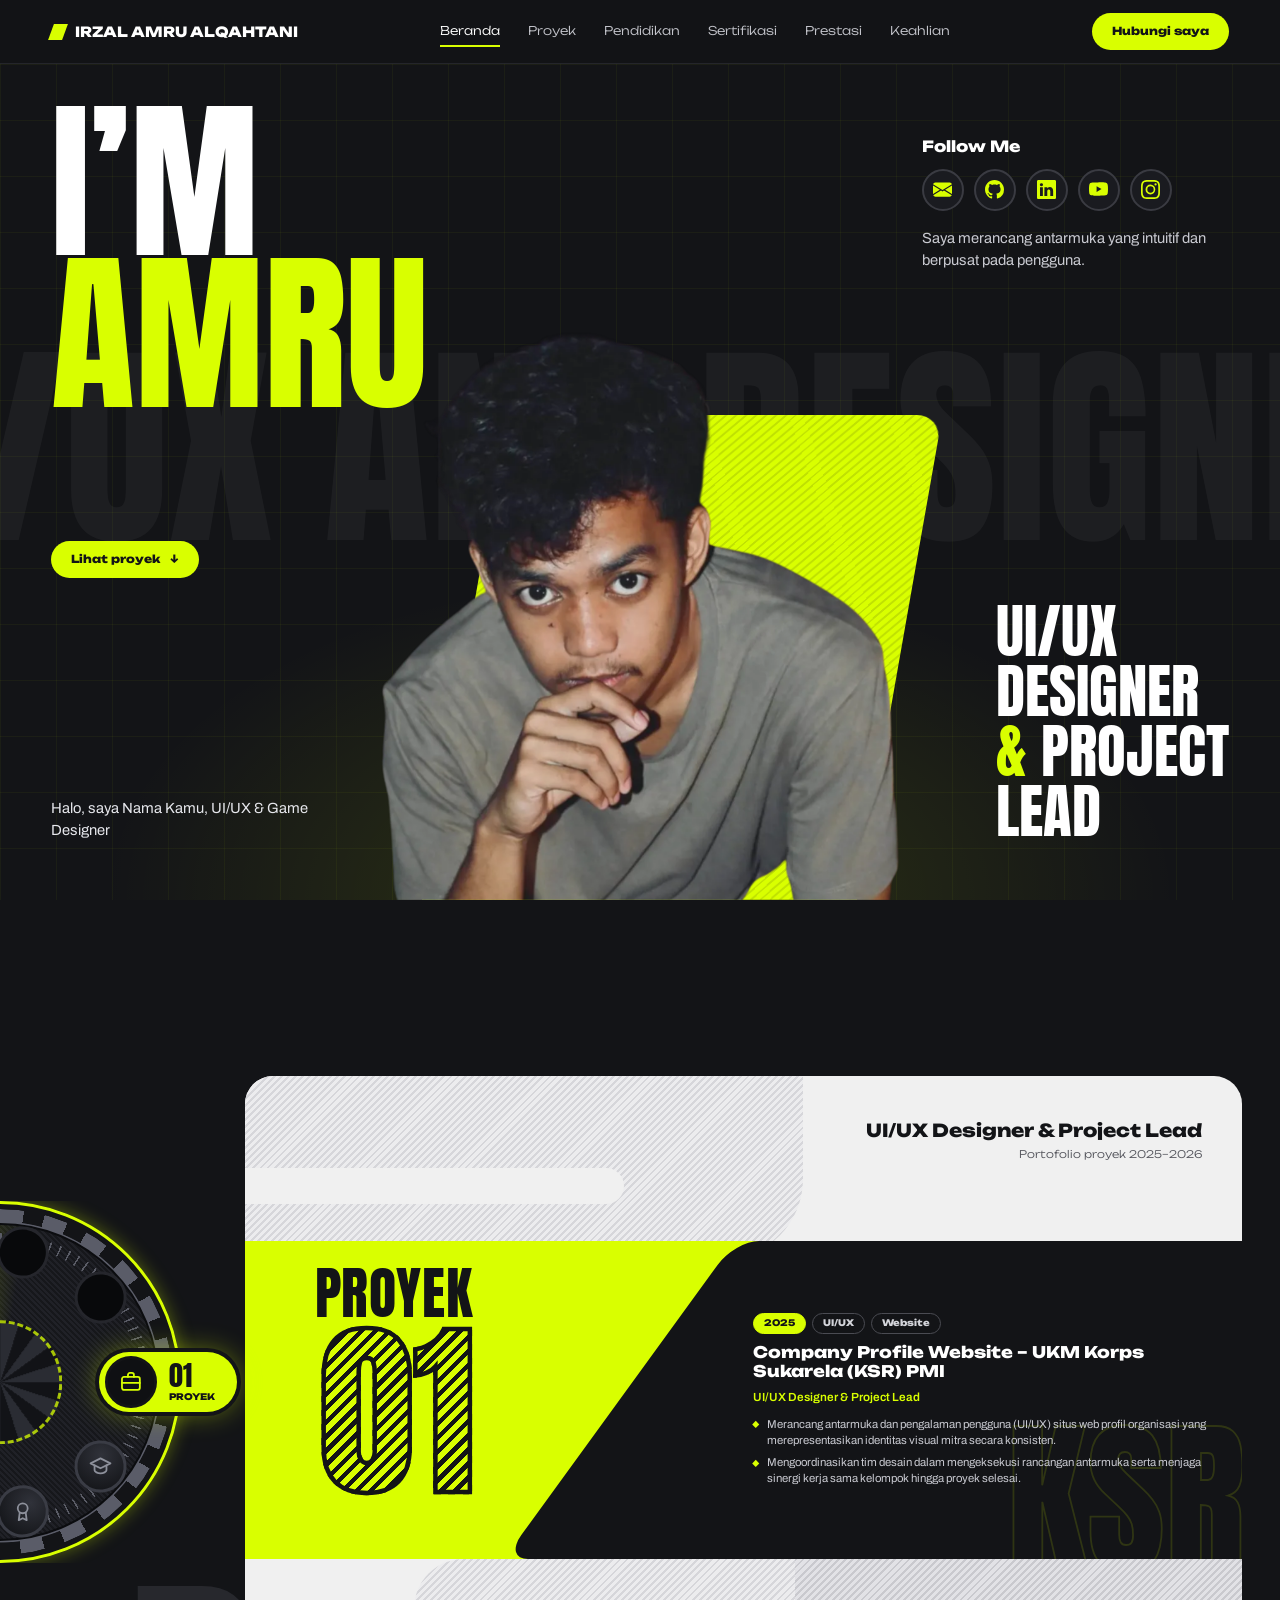
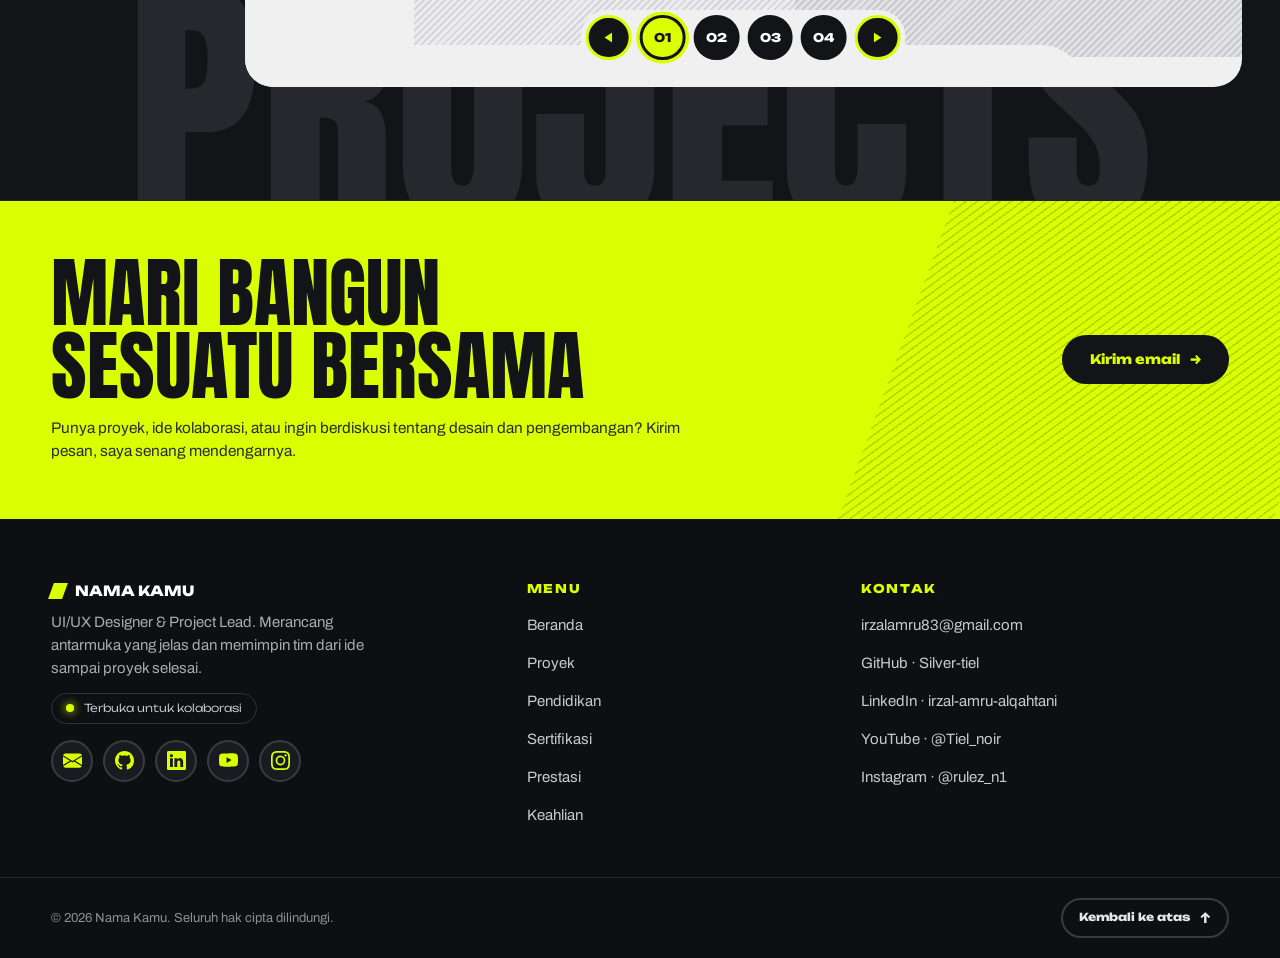
<file: index.html>
<!DOCTYPE html>
<html lang="id">
<head>
<meta charset="utf-8">
<meta name="viewport" content="width=device-width, initial-scale=1, viewport-fit=cover">
<title>Portofolio – Nama Kamu | UI/UX Designer &amp; Project Lead</title>
<link href="https://fonts.googleapis.com/css2?family=Anton&family=Archivo:wght@400;600&family=Unbounded:wght@300;800&display=swap" rel="stylesheet">
<link rel="stylesheet" href="css/style.css">
</head>
<body>
<header class="nav">
  <a class="logo" href="#beranda"><i></i>IRZAL AMRU ALQAHTANI</a>
  <nav class="links" aria-label="Menu utama"><a href="#beranda" data-n="b">Beranda</a><a href="#portofolio" data-s="0">Proyek</a><a href="#portofolio" data-s="1">Pendidikan</a><a href="#portofolio" data-s="2">Sertifikasi</a><a href="#portofolio" data-s="3">Prestasi</a><a href="#portofolio" data-s="4">Keahlian</a></nav>
  <a class="pillbtn" href="mailto:irzalamru83@gmail.com">Hubungi saya</a>
</header>

<section class="hero" id="beranda" aria-label="Beranda">
  <div class="ghostt" aria-hidden="true">UI/UX AND DESIGNER</div>
  <div class="stage" aria-hidden="true"><div class="slab"></div><img class="photo2" alt="" src="assets/foto.webp"></div>
  <h1 class="ht"><span>I’M</span><span class="nm">AMRU</span></h1>
  <a class="pillbtn hcta" href="#portofolio" data-s="0">Lihat proyek <span aria-hidden="true">↓</span></a>
  <p class="hbio">Halo, saya Nama Kamu, UI/UX & Game Designer</p>
  <div class="follow"><h3>Follow Me</h3>
    <div class="soc"><a href="mailto:irzalamru83@gmail.com" aria-label="Email" title="Email"><svg viewBox="0 0 16 16" aria-hidden="true" fill="currentColor"><path d="M.05 3.555A2 2 0 0 1 2 2h12a2 2 0 0 1 1.95 1.555L8 8.414zM0 4.697v7.104l5.803-3.558zM6.761 8.83l-6.57 4.027A2 2 0 0 0 2 14h12a2 2 0 0 0 1.808-1.144l-6.57-4.027L8 9.586zm3.436-.586L16 11.801V4.697z"/></svg></a><a href="https://github.com/Silver-tiel" target="_blank" rel="noopener noreferrer" aria-label="GitHub" title="GitHub"><svg viewBox="0 0 16 16" aria-hidden="true" fill="currentColor"><path d="M8 0C3.58 0 0 3.58 0 8c0 3.54 2.29 6.53 5.47 7.59.4.07.55-.17.55-.38 0-.19-.01-.82-.01-1.49-2.01.37-2.53-.49-2.69-.94-.09-.23-.48-.94-.82-1.13-.28-.15-.68-.52-.01-.53.63-.01 1.08.58 1.23.82.72 1.21 1.87.87 2.33.66.07-.52.28-.87.51-1.07-1.78-.2-3.64-.89-3.64-3.95 0-.87.31-1.59.82-2.15-.08-.2-.36-1.02.08-2.12 0 0 .67-.21 2.2.82.64-.18 1.32-.27 2-.27s1.36.09 2 .27c1.53-1.04 2.2-.82 2.2-.82.44 1.1.16 1.92.08 2.12.51.56.82 1.27.82 2.15 0 3.07-1.87 3.75-3.65 3.95.29.25.54.73.54 1.48 0 1.07-.01 1.93-.01 2.2 0 .21.15.46.55.38A8.01 8.01 0 0 0 16 8c0-4.42-3.58-8-8-8"/></svg></a><a href="https://www.linkedin.com/in/irzal-amru-alqahtani" target="_blank" rel="noopener noreferrer" aria-label="LinkedIn" title="LinkedIn"><svg viewBox="0 0 16 16" aria-hidden="true" fill="currentColor"><path d="M0 1.146C0 .513.526 0 1.175 0h13.65C15.474 0 16 .513 16 1.146v13.708c0 .633-.526 1.146-1.175 1.146H1.175C.526 16 0 15.487 0 14.854zm4.943 12.248V6.169H2.542v7.225zm-1.2-8.212c.837 0 1.358-.554 1.358-1.248-.015-.709-.52-1.248-1.342-1.248S2.4 3.226 2.4 3.934c0 .694.521 1.248 1.327 1.248zm4.908 8.212V9.359c0-.216.016-.432.08-.586.173-.431.568-.878 1.232-.878.869 0 1.216.662 1.216 1.634v3.865h2.401V9.25c0-2.22-1.184-3.252-2.764-3.252-1.274 0-1.845.7-2.165 1.193v.025h-.016l.016-.025V6.169h-2.4c.03.678 0 7.225 0 7.225z"/></svg></a><a href="https://www.youtube.com/@Tiel_noir" target="_blank" rel="noopener noreferrer" aria-label="YouTube" title="YouTube"><svg viewBox="0 0 16 16" aria-hidden="true" fill="currentColor"><path d="M8.051 1.999h.089c.822.003 4.987.033 6.11.335a2.01 2.01 0 0 1 1.415 1.42c.101.38.172.883.22 1.402l.01.104.022.26.008.104c.065.914.073 1.77.074 1.957v.075c-.001.194-.01 1.108-.082 2.06l-.008.105-.009.104c-.05.572-.124 1.14-.235 1.558a2.01 2.01 0 0 1-1.415 1.42c-1.16.312-5.569.334-6.18.335h-.142c-.309 0-1.587-.006-2.927-.052l-.17-.006-.087-.004-.171-.007-.171-.007c-1.11-.049-2.167-.128-2.654-.26a2.01 2.01 0 0 1-1.415-1.419c-.111-.417-.185-.986-.235-1.558L.09 9.82l-.008-.104A31 31 0 0 1 0 7.68v-.123c.002-.215.01-.958.064-1.778l.007-.103.003-.052.008-.104.022-.26.01-.104c.048-.519.119-1.023.22-1.402a2.01 2.01 0 0 1 1.415-1.42c.487-.13 1.544-.21 2.654-.26l.17-.007.172-.006.086-.003.171-.007A100 100 0 0 1 7.858 2zM6.4 5.209v4.818l4.157-2.408z"/></svg></a><a href="https://www.instagram.com/rulez_n1/" target="_blank" rel="noopener noreferrer" aria-label="Instagram" title="Instagram"><svg viewBox="0 0 16 16" aria-hidden="true" fill="currentColor"><path d="M8 0C5.829 0 5.556.01 4.703.048 3.85.088 3.269.222 2.76.42a3.9 3.9 0 0 0-1.417.923A3.9 3.9 0 0 0 .42 2.76C.222 3.268.087 3.85.048 4.7.01 5.555 0 5.827 0 8.001c0 2.172.01 2.444.048 3.297.04.852.174 1.433.372 1.942.205.526.478.972.923 1.417.444.445.89.719 1.416.923.51.198 1.09.333 1.942.372C5.555 15.99 5.827 16 8 16s2.444-.01 3.298-.048c.851-.04 1.434-.174 1.943-.372a3.9 3.9 0 0 0 1.416-.923c.445-.445.718-.891.923-1.417.197-.509.332-1.09.372-1.942C15.99 10.445 16 10.173 16 8s-.01-2.445-.048-3.299c-.04-.851-.175-1.433-.372-1.941a3.9 3.9 0 0 0-.923-1.417A3.9 3.9 0 0 0 13.24.42c-.51-.198-1.092-.333-1.943-.372C10.443.01 10.172 0 7.998 0zm-.717 1.442h.718c2.136 0 2.389.007 3.232.046.78.035 1.204.166 1.486.275.373.145.64.319.92.599s.453.546.598.92c.11.281.24.705.275 1.485.039.843.047 1.096.047 3.231s-.008 2.389-.047 3.232c-.035.78-.166 1.203-.275 1.485a2.5 2.5 0 0 1-.599.919c-.28.28-.546.453-.92.598-.28.11-.704.24-1.485.276-.843.038-1.096.047-3.232.047s-2.39-.009-3.233-.047c-.78-.036-1.203-.166-1.485-.276a2.5 2.5 0 0 1-.92-.598 2.5 2.5 0 0 1-.6-.92c-.109-.281-.24-.705-.275-1.485-.038-.843-.046-1.096-.046-3.233s.008-2.388.046-3.231c.036-.78.166-1.204.276-1.486.145-.373.319-.64.599-.92s.546-.453.92-.598c.282-.11.705-.24 1.485-.276.738-.034 1.024-.044 2.515-.045zm4.988 1.328a.96.96 0 1 0 0 1.92.96.96 0 0 0 0-1.92m-4.27 1.122a4.109 4.109 0 1 0 0 8.217 4.109 4.109 0 0 0 0-8.217m0 1.441a2.667 2.667 0 1 1 0 5.334 2.667 2.667 0 0 1 0-5.334"/></svg></a></div>
    <p>Saya merancang antarmuka yang intuitif dan berpusat pada pengguna.</p></div>
  <div class="role2"><span>UI/UX</span> <span>Designer</span> <span><em>&amp;</em> Project</span> <span>Lead</span></div>
</section>

<section class="proj" id="portofolio" aria-label="Portofolio">
<div class="ghost" aria-hidden="true">PROJECTS</div>

<div class="wbox" id="wbox" aria-label="Menu portofolio">
  <div class="wclip"><div class="arc"></div><div class="ring" id="ring"></div></div>
  <div class="wpill" aria-hidden="true"><span class="wpic" id="wpic"></span><b id="wn">01</b><small id="wl">KSR</small></div>
</div>

<div class="card" id="card" aria-roledescription="slider proyek">
  <div class="h1s"></div><div class="pill"></div><div class="h2s"></div><div class="pill2"></div>
  <div class="band"><div class="dark"></div></div>
  <div class="title" id="title">PROYEK</div>
  <div class="big" id="big">01</div>
  <div class="sub"><b>UI/UX Designer &amp; Project Lead</b><span id="sd">Portofolio proyek 2025–2026</span></div>
  <div id="slides" style="inset:0;pointer-events:none"></div>
  <div class="sel" id="sel"></div>
</div>
</section>


<footer class="foot" id="kontak" aria-label="Footer">
  <div class="fcta">
    <div class="fcta-t">
      <h2>Mari bangun sesuatu bersama</h2>
      <p>Punya proyek, ide kolaborasi, atau ingin berdiskusi tentang desain dan pengembangan? Kirim pesan, saya senang mendengarnya.</p>
    </div>
    <a class="pillbtn dk" href="mailto:irzalamru83@gmail.com">Kirim email <span aria-hidden="true">→</span></a>
  </div>

  <div class="fgrid">
    <div class="fcol fbrand">
      <a class="logo" href="#beranda"><i></i>NAMA KAMU</a>
      <p>UI/UX Designer &amp; Project Lead. Merancang antarmuka yang jelas dan memimpin tim dari ide sampai proyek selesai.</p>
      <span class="avail"><i></i>Terbuka untuk kolaborasi</span>
      <div class="soc"><a href="mailto:irzalamru83@gmail.com" aria-label="Email" title="Email"><svg viewBox="0 0 16 16" aria-hidden="true" fill="currentColor"><path d="M.05 3.555A2 2 0 0 1 2 2h12a2 2 0 0 1 1.95 1.555L8 8.414zM0 4.697v7.104l5.803-3.558zM6.761 8.83l-6.57 4.027A2 2 0 0 0 2 14h12a2 2 0 0 0 1.808-1.144l-6.57-4.027L8 9.586zm3.436-.586L16 11.801V4.697z"/></svg></a><a href="https://github.com/Silver-tiel" target="_blank" rel="noopener noreferrer" aria-label="GitHub" title="GitHub"><svg viewBox="0 0 16 16" aria-hidden="true" fill="currentColor"><path d="M8 0C3.58 0 0 3.58 0 8c0 3.54 2.29 6.53 5.47 7.59.4.07.55-.17.55-.38 0-.19-.01-.82-.01-1.49-2.01.37-2.53-.49-2.69-.94-.09-.23-.48-.94-.82-1.13-.28-.15-.68-.52-.01-.53.63-.01 1.08.58 1.23.82.72 1.21 1.87.87 2.33.66.07-.52.28-.87.51-1.07-1.78-.2-3.64-.89-3.64-3.95 0-.87.31-1.59.82-2.15-.08-.2-.36-1.02.08-2.12 0 0 .67-.21 2.2.82.64-.18 1.32-.27 2-.27s1.36.09 2 .27c1.53-1.04 2.2-.82 2.2-.82.44 1.1.16 1.92.08 2.12.51.56.82 1.27.82 2.15 0 3.07-1.87 3.75-3.65 3.95.29.25.54.73.54 1.48 0 1.07-.01 1.93-.01 2.2 0 .21.15.46.55.38A8.01 8.01 0 0 0 16 8c0-4.42-3.58-8-8-8"/></svg></a><a href="https://www.linkedin.com/in/irzal-amru-alqahtani" target="_blank" rel="noopener noreferrer" aria-label="LinkedIn" title="LinkedIn"><svg viewBox="0 0 16 16" aria-hidden="true" fill="currentColor"><path d="M0 1.146C0 .513.526 0 1.175 0h13.65C15.474 0 16 .513 16 1.146v13.708c0 .633-.526 1.146-1.175 1.146H1.175C.526 16 0 15.487 0 14.854zm4.943 12.248V6.169H2.542v7.225zm-1.2-8.212c.837 0 1.358-.554 1.358-1.248-.015-.709-.52-1.248-1.342-1.248S2.4 3.226 2.4 3.934c0 .694.521 1.248 1.327 1.248zm4.908 8.212V9.359c0-.216.016-.432.08-.586.173-.431.568-.878 1.232-.878.869 0 1.216.662 1.216 1.634v3.865h2.401V9.25c0-2.22-1.184-3.252-2.764-3.252-1.274 0-1.845.7-2.165 1.193v.025h-.016l.016-.025V6.169h-2.4c.03.678 0 7.225 0 7.225z"/></svg></a><a href="https://www.youtube.com/@Tiel_noir" target="_blank" rel="noopener noreferrer" aria-label="YouTube" title="YouTube"><svg viewBox="0 0 16 16" aria-hidden="true" fill="currentColor"><path d="M8.051 1.999h.089c.822.003 4.987.033 6.11.335a2.01 2.01 0 0 1 1.415 1.42c.101.38.172.883.22 1.402l.01.104.022.26.008.104c.065.914.073 1.77.074 1.957v.075c-.001.194-.01 1.108-.082 2.06l-.008.105-.009.104c-.05.572-.124 1.14-.235 1.558a2.01 2.01 0 0 1-1.415 1.42c-1.16.312-5.569.334-6.18.335h-.142c-.309 0-1.587-.006-2.927-.052l-.17-.006-.087-.004-.171-.007-.171-.007c-1.11-.049-2.167-.128-2.654-.26a2.01 2.01 0 0 1-1.415-1.419c-.111-.417-.185-.986-.235-1.558L.09 9.82l-.008-.104A31 31 0 0 1 0 7.68v-.123c.002-.215.01-.958.064-1.778l.007-.103.003-.052.008-.104.022-.26.01-.104c.048-.519.119-1.023.22-1.402a2.01 2.01 0 0 1 1.415-1.42c.487-.13 1.544-.21 2.654-.26l.17-.007.172-.006.086-.003.171-.007A100 100 0 0 1 7.858 2zM6.4 5.209v4.818l4.157-2.408z"/></svg></a><a href="https://www.instagram.com/rulez_n1/" target="_blank" rel="noopener noreferrer" aria-label="Instagram" title="Instagram"><svg viewBox="0 0 16 16" aria-hidden="true" fill="currentColor"><path d="M8 0C5.829 0 5.556.01 4.703.048 3.85.088 3.269.222 2.76.42a3.9 3.9 0 0 0-1.417.923A3.9 3.9 0 0 0 .42 2.76C.222 3.268.087 3.85.048 4.7.01 5.555 0 5.827 0 8.001c0 2.172.01 2.444.048 3.297.04.852.174 1.433.372 1.942.205.526.478.972.923 1.417.444.445.89.719 1.416.923.51.198 1.09.333 1.942.372C5.555 15.99 5.827 16 8 16s2.444-.01 3.298-.048c.851-.04 1.434-.174 1.943-.372a3.9 3.9 0 0 0 1.416-.923c.445-.445.718-.891.923-1.417.197-.509.332-1.09.372-1.942C15.99 10.445 16 10.173 16 8s-.01-2.445-.048-3.299c-.04-.851-.175-1.433-.372-1.941a3.9 3.9 0 0 0-.923-1.417A3.9 3.9 0 0 0 13.24.42c-.51-.198-1.092-.333-1.943-.372C10.443.01 10.172 0 7.998 0zm-.717 1.442h.718c2.136 0 2.389.007 3.232.046.78.035 1.204.166 1.486.275.373.145.64.319.92.599s.453.546.598.92c.11.281.24.705.275 1.485.039.843.047 1.096.047 3.231s-.008 2.389-.047 3.232c-.035.78-.166 1.203-.275 1.485a2.5 2.5 0 0 1-.599.919c-.28.28-.546.453-.92.598-.28.11-.704.24-1.485.276-.843.038-1.096.047-3.232.047s-2.39-.009-3.233-.047c-.78-.036-1.203-.166-1.485-.276a2.5 2.5 0 0 1-.92-.598 2.5 2.5 0 0 1-.6-.92c-.109-.281-.24-.705-.275-1.485-.038-.843-.046-1.096-.046-3.233s.008-2.388.046-3.231c.036-.78.166-1.204.276-1.486.145-.373.319-.64.599-.92s.546-.453.92-.598c.282-.11.705-.24 1.485-.276.738-.034 1.024-.044 2.515-.045zm4.988 1.328a.96.96 0 1 0 0 1.92.96.96 0 0 0 0-1.92m-4.27 1.122a4.109 4.109 0 1 0 0 8.217 4.109 4.109 0 0 0 0-8.217m0 1.441a2.667 2.667 0 1 1 0 5.334 2.667 2.667 0 0 1 0-5.334"/></svg></a></div>
    </div>
    <nav class="fcol" aria-label="Menu footer">
      <h3>Menu</h3>
      <a href="#beranda">Beranda</a>
      <a href="#portofolio" data-s="0">Proyek</a>
      <a href="#portofolio" data-s="1">Pendidikan</a>
      <a href="#portofolio" data-s="2">Sertifikasi</a>
      <a href="#portofolio" data-s="3">Prestasi</a>
      <a href="#portofolio" data-s="4">Keahlian</a>
    </nav>
    <div class="fcol">
      <h3>Kontak</h3>
      <a href="mailto:irzalamru83@gmail.com">irzalamru83@gmail.com</a>
      <a href="https://github.com/Silver-tiel" target="_blank" rel="noopener noreferrer">GitHub · Silver-tiel</a>
      <a href="https://www.linkedin.com/in/irzal-amru-alqahtani" target="_blank" rel="noopener noreferrer">LinkedIn · irzal-amru-alqahtani</a>
      <a href="https://www.youtube.com/@Tiel_noir" target="_blank" rel="noopener noreferrer">YouTube · @Tiel_noir</a>
      <a href="https://www.instagram.com/rulez_n1/" target="_blank" rel="noopener noreferrer">Instagram · @rulez_n1</a>
    </div>
  </div>

  <div class="fbar">
    <span>© <span id="yr">2026</span> Nama Kamu. Seluruh hak cipta dilindungi.</span>
    <a class="totop" href="#beranda" aria-label="Kembali ke atas">Kembali ke atas <b aria-hidden="true">↑</b></a>
  </div>
</footer>

<script src="js/main.js" defer></script>
</body>
</html>
</file>
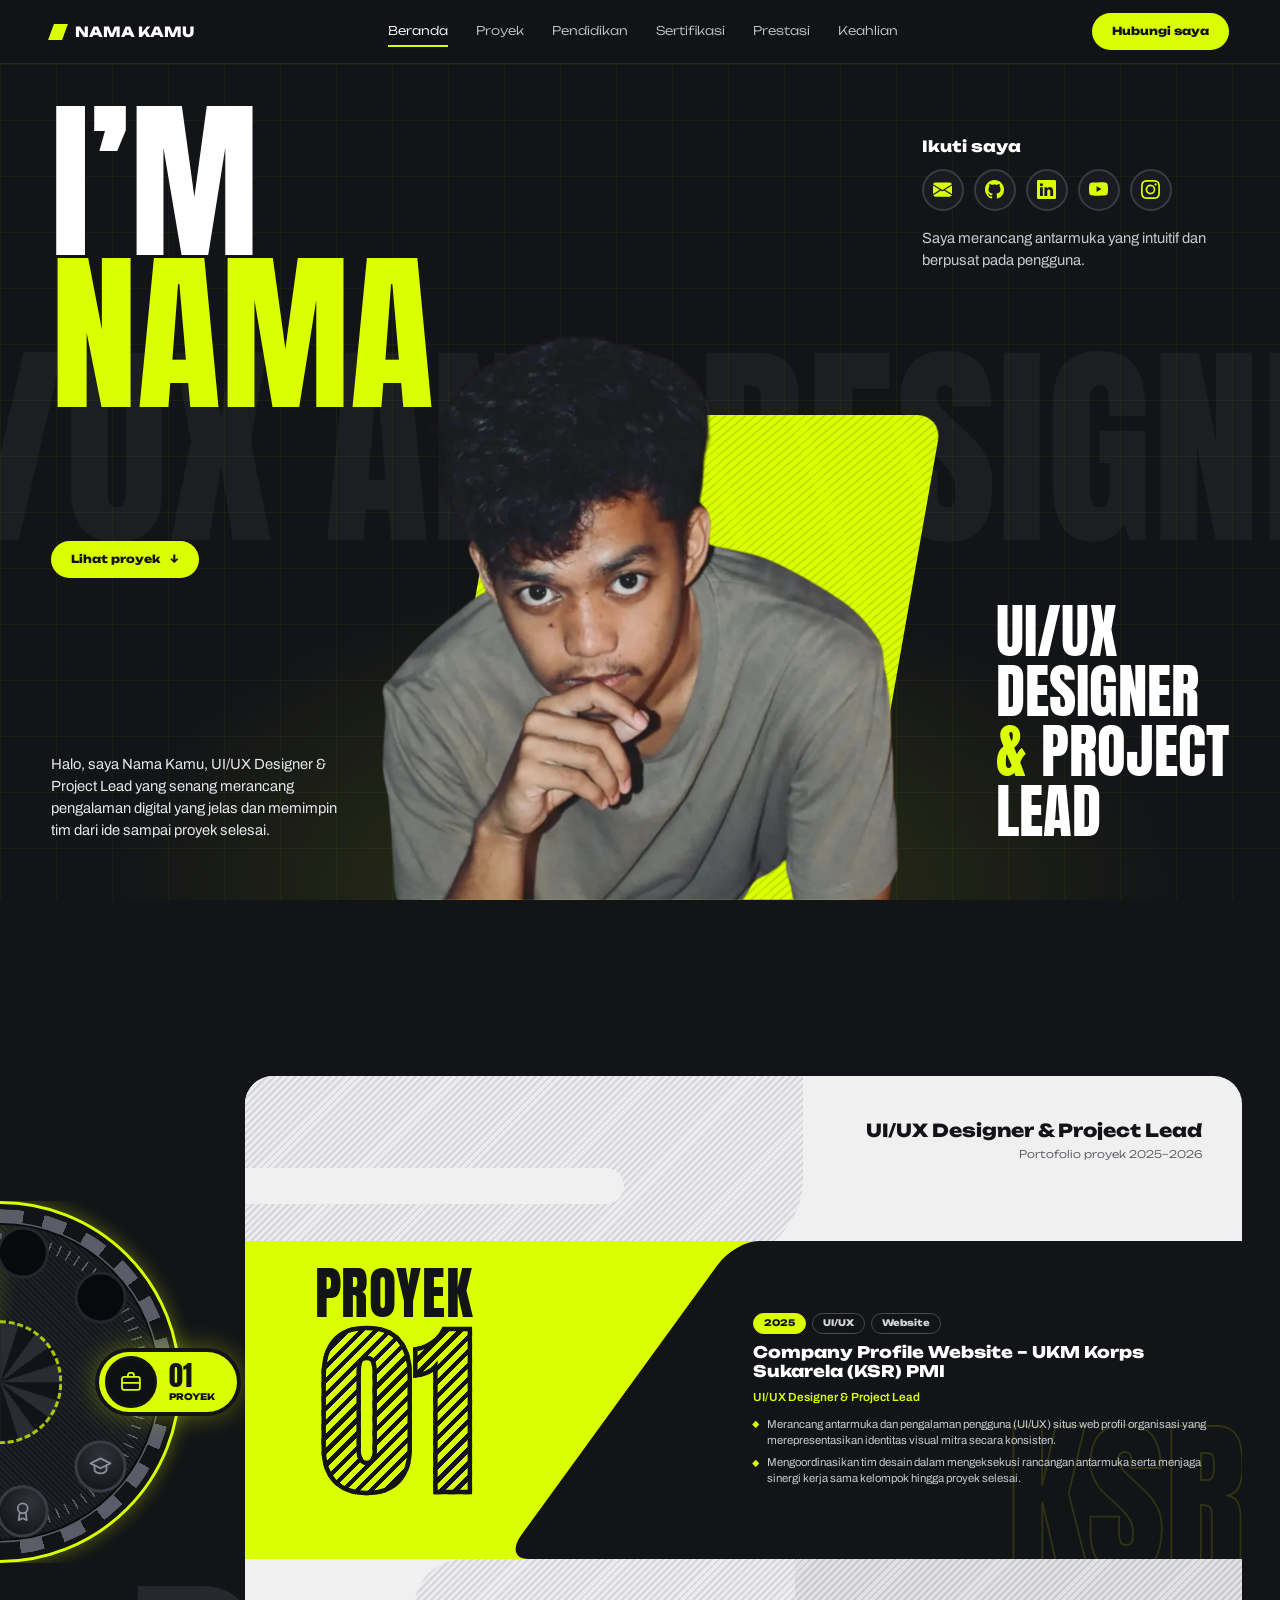
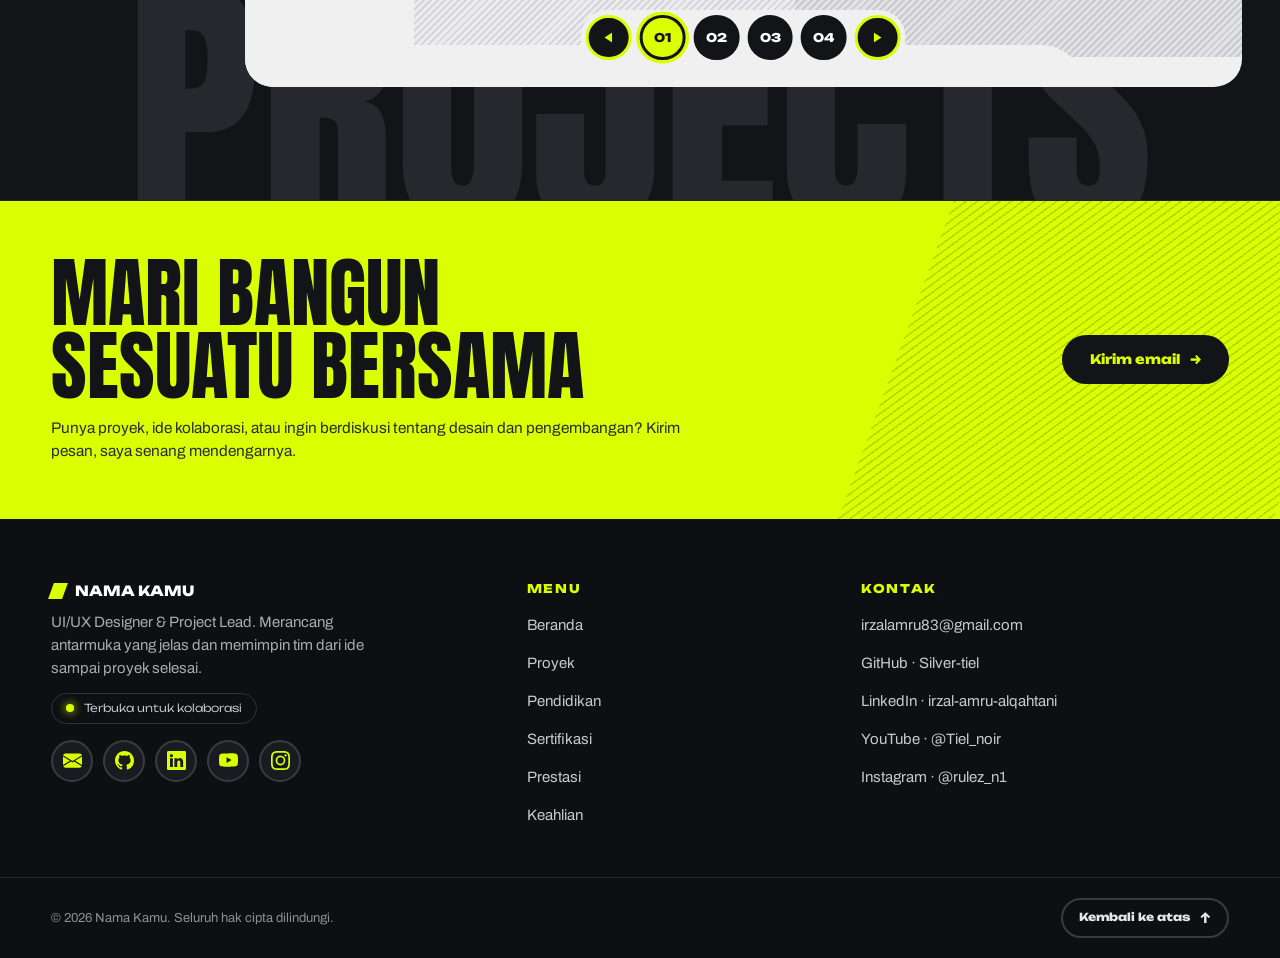
<file: portfolio-satu-file.html>
<!DOCTYPE html>
<html lang="id">
<head>
<meta charset="utf-8">
<meta name="viewport" content="width=device-width, initial-scale=1, viewport-fit=cover">
<title>Portofolio – Nama Kamu | UI/UX Designer &amp; Project Lead</title>
<link href="https://fonts.googleapis.com/css2?family=Anton&family=Archivo:wght@400;600&family=Unbounded:wght@300;800&display=swap" rel="stylesheet">
<style>
:root{
  color-scheme:dark;
  --bg:#131417; --rail:#1a1b20; --edge:#2c2d33; --lime:#d9ff00; --paper:#f0f0f0; --ink:#131417;
  --h1:'Anton','Impact','Arial Narrow',sans-serif; --wide:'Unbounded','Arial Black',sans-serif; --body:'Archivo','Helvetica Neue',Arial,sans-serif;
  --nav:64px;
  --hatch:repeating-linear-gradient(135deg,#d6d6da 0 2px,#ececee 2px 5px);
}
*{box-sizing:border-box;margin:0}
html{scroll-behavior:smooth;scroll-padding-top:var(--nav)}
#portofolio,#beranda,#kontak{scroll-margin-top:var(--nav)}
body{background:var(--bg);color:#fff;font-family:var(--wide);font-weight:300}

/* ===== NAVBAR ===== */
.nav{position:sticky;top:0;z-index:50;height:var(--nav);display:flex;align-items:center;justify-content:space-between;gap:16px;padding:0 clamp(16px,4vw,56px);
  background:rgba(19,20,23,.82);-webkit-backdrop-filter:blur(10px);backdrop-filter:blur(10px);border-bottom:1px solid #24252b}
.logo{font:800 14px/1 var(--wide);color:#fff;text-decoration:none;display:flex;align-items:center;gap:10px;white-space:nowrap}
.logo i{width:14px;height:16px;background:var(--lime);transform:skewX(-20deg);display:block}
.links{display:flex;gap:clamp(14px,2.2vw,36px)}
.links a{font:300 12px/1 var(--wide);color:#c3c4cb;text-decoration:none;padding:8px 0;border-bottom:2px solid transparent}
.links a:hover{color:#fff}
.links a[aria-current="true"]{color:#fff;border-color:var(--lime)}
.pillbtn{font:800 11px/1 var(--wide);background:var(--lime);color:var(--ink);padding:13px 20px;border-radius:999px;text-decoration:none;white-space:nowrap;display:inline-flex;gap:10px;align-items:center;transition:background .15s}
.pillbtn:hover{background:#fff}
.nav a:focus-visible,.pillbtn:focus-visible,.soc a:focus-visible{outline:3px solid #fff;outline-offset:3px}


/* ===== FOOTER ===== */
.foot{position:relative;background:#0e0f12;border-top:1px solid #24252b}
.fcta{position:relative;overflow:hidden;display:flex;align-items:center;justify-content:space-between;gap:24px;flex-wrap:wrap;
  background:var(--lime);color:var(--ink);padding:clamp(28px,5vw,56px) clamp(16px,4vw,56px)}
.fcta::before{content:"";position:absolute;right:-4%;top:0;bottom:0;width:34%;transform:skewX(-20deg);
  background:repeating-linear-gradient(135deg,rgba(19,20,23,.16) 0 2px,transparent 2px 8px);pointer-events:none}
.fcta-t{position:relative;max-width:640px}
.fcta h2{font:400 clamp(34px,6vw,84px)/.95 var(--h1);text-transform:uppercase}
.fcta p{margin-top:14px;font:400 clamp(14px,1.2vw,17px)/1.5 var(--body);color:#2b2c32}
.pillbtn.dk{position:relative;background:var(--ink);color:var(--lime);padding:18px 28px;font-size:13px}
.pillbtn.dk:hover{background:#fff;color:var(--ink)}
.fgrid{display:grid;grid-template-columns:1.5fr 1fr 1.3fr;gap:clamp(24px,4vw,64px);padding:clamp(36px,5vw,64px) clamp(16px,4vw,56px) clamp(28px,4vw,48px)}
.fcol{display:flex;flex-direction:column;align-items:flex-start;gap:12px;min-width:0}
.fcol h3{font:800 12px/1 var(--wide);color:var(--lime);letter-spacing:.14em;text-transform:uppercase;margin-bottom:6px}
.fcol a:not(.logo):not(.soc a){font:400 15px/1.4 var(--body);color:#c9cad1;text-decoration:none;padding:2px 0;border-bottom:1px solid transparent;overflow-wrap:anywhere;transition:color .15s,border-color .15s}
.fcol a:not(.logo):not(.pillbtn):hover{color:#fff;border-color:var(--lime)}
.fbrand p{font:400 15px/1.55 var(--body);color:#a9aab2;max-width:36ch}
.avail{display:inline-flex;align-items:center;gap:10px;font:300 11px/1 var(--wide);color:#d4d5db;border:1px solid #30323a;border-radius:999px;padding:9px 14px}
.avail i{width:8px;height:8px;border-radius:50%;background:var(--lime);box-shadow:0 0 10px var(--lime)}
.foot .soc{margin:4px 0 0}
.fbar{display:flex;align-items:center;justify-content:space-between;gap:16px;flex-wrap:wrap;padding:20px clamp(16px,4vw,56px);border-top:1px solid #24252b;font:400 13px/1.4 var(--body);color:#8d8e97}
.foot a:focus-visible{outline:3px solid #fff;outline-offset:3px}
.totop{display:inline-flex;align-items:center;gap:10px;color:#e6e7ec;text-decoration:none;font:800 11px/1 var(--wide);border:2px solid #3a3b42;border-radius:999px;padding:11px 16px;transition:background .15s,color .15s,border-color .15s}
.totop b{font-size:14px}
.totop:hover{background:var(--lime);color:var(--ink);border-color:var(--lime)}
@media (max-width:900px){
  .fgrid{grid-template-columns:1fr 1fr}.fbrand{grid-column:1/-1}
  .fgrid .fcol:last-child{grid-column:1/-1}
}
@media (max-width:480px){.fgrid{grid-template-columns:1fr}.fcta .pillbtn{width:100%;justify-content:center}.fbar{flex-direction:column;align-items:flex-start}}

@media (max-width:1100px){.links{gap:14px}.links a{font-size:11px}}

/* ===== HERO ===== */
.hero{position:relative;overflow:hidden;min-height:max(620px,calc(100svh - var(--nav)));background:
  radial-gradient(60% 55% at 50% 100%,rgba(217,255,0,.14),transparent 70%),
  linear-gradient(rgba(217,255,0,.045) 1px,transparent 1px) 0 0/56px 56px,
  linear-gradient(90deg,rgba(217,255,0,.045) 1px,transparent 1px) 0 0/56px 56px,var(--bg)}
.ghostt{position:absolute;left:50%;top:33%;transform:translateX(-50%);font:400 17vw/1 var(--h1);color:rgba(255,255,255,.045);white-space:nowrap;pointer-events:none;user-select:none}
.stage{position:absolute;inset:0;pointer-events:none}
.slab{position:absolute;left:50%;bottom:0;width:34vw;height:58%;margin-left:-17vw;background:var(--lime);border-radius:2vw 2vw 0 0;transform:skewX(-10deg);transform-origin:bottom;animation:grow .9s cubic-bezier(.2,.8,.2,1) both}
.slab::before{content:"";position:absolute;inset:0;border-radius:inherit;background:repeating-linear-gradient(135deg,rgba(19,20,23,.13) 0 2px,transparent 2px 7px)}
@keyframes grow{from{transform:skewX(-10deg) scaleY(.15);opacity:0}}
.photo2{position:absolute;left:50%;bottom:0;height:68%;width:auto;transform:translateX(-50%);animation:rise2 .9s .12s cubic-bezier(.2,.8,.2,1) both}
@keyframes rise2{from{opacity:0;transform:translateX(-50%) translateY(6%)}}
.ht{position:absolute;left:clamp(16px,4vw,56px);top:5%;z-index:2;font:400 clamp(72px,13.5vw,220px)/.88 var(--h1);text-transform:uppercase}
.ht span{display:block}.ht .nm{color:var(--lime)}
.hcta{position:absolute;left:clamp(16px,4vw,56px);top:57%;z-index:4;cursor:pointer;transition:background .15s,transform .2s ease,box-shadow .2s ease}
.hcta:hover{transform:translateY(-2px);box-shadow:0 8px 24px rgba(217,255,0,.3)}
.hcta:active{transform:translateY(0)}
.hcta span{display:inline-block;transition:transform .2s ease}
.hcta:hover span{transform:translateY(3px)}
.hbio{position:absolute;left:clamp(16px,4vw,56px);bottom:7%;z-index:4;width:min(24vw,340px);font:400 clamp(14px,1.15vw,17px)/1.5 var(--body);color:#e6e7ec}
.follow{position:absolute;right:clamp(16px,4vw,56px);top:9%;z-index:4;width:min(24vw,330px)}
.follow h3{font:800 clamp(14px,1.2vw,18px)/1 var(--wide);margin-bottom:14px}
.soc{display:flex;flex-wrap:wrap;gap:10px;margin-bottom:16px}
.soc a{width:42px;height:42px;border-radius:50%;border:2px solid #3a3b42;display:grid;place-items:center;color:var(--lime);font:800 11px/1 var(--wide);text-decoration:none;background:#1a1b20;transition:background .15s,transform .15s,color .15s}
.soc a svg{width:19px;height:19px;display:block}
.soc a:hover{background:var(--lime);color:var(--ink);border-color:var(--lime);transform:translateY(-3px)}
.follow p{font:400 clamp(14px,1.15vw,17px)/1.5 var(--body);color:#c9cad1}
.role2{position:absolute;right:clamp(16px,4vw,56px);bottom:7%;z-index:4;font:400 clamp(30px,4.6vw,72px)/1.02 var(--h1);text-transform:uppercase}
.role2 span{display:block}.role2 em{font-style:normal;color:var(--lime)}


/* ===== SECTION PROYEK (salin dari sini ke portofoliomu) ===== */
.proj{position:relative;overflow:hidden;min-height:100vh;min-height:100svh;display:flex;align-items:center;justify-content:center;
  gap:clamp(10px,1.6vw,24px);padding:calc(3vh + var(--nav)) clamp(12px,3vw,40px) 3vh;background:var(--bg)}
.ghost{position:absolute;left:0;right:0;bottom:-.18em;font:400 22vw/1 var(--h1);color:#27282d;white-space:nowrap;text-align:center;pointer-events:none;user-select:none}

/* roulette */
@property --r{syntax:'<angle>';inherits:true;initial-value:0deg}
.wbox{--R:clamp(150px,13.5vw,185px);--Rs:calc(var(--R)*.76);--sl:calc(var(--R)*.3);--step:40deg;
  position:relative;flex:none;margin-left:calc(-1*clamp(12px,3vw,40px));width:calc(var(--R)*1.3);height:calc(var(--R)*2 + 16px);z-index:5}
.wclip{position:absolute;inset:0;overflow:hidden}
.arc{position:absolute;left:calc(var(--R)*-1 - 8px);top:0;width:calc(var(--R)*2 + 16px);height:calc(var(--R)*2 + 16px);border-radius:50%;border:3px solid var(--lime);box-shadow:0 0 18px rgba(217,255,0,.35)}
.ring{--r:0deg;position:absolute;left:calc(var(--R)*-1);top:8px;width:calc(var(--R)*2);height:calc(var(--R)*2);border-radius:50%;
  transform:rotate(var(--r));
  -webkit-mask:radial-gradient(closest-side,#000 92.5%,transparent 93%),repeating-conic-gradient(#000 0 8deg,transparent 8deg 15deg);
  mask:radial-gradient(closest-side,#000 92.5%,transparent 93%),repeating-conic-gradient(#000 0 8deg,transparent 8deg 15deg);
  background:conic-gradient(from 300deg,transparent 0,rgba(217,255,0,.3) 28deg,transparent 70deg),radial-gradient(circle,#0b0c0f 0 22%,transparent 22.5%),repeating-linear-gradient(45deg,#202127 0 2px,#16171b 2px 4px);
  box-shadow:inset 0 0 0 14px #5a5c68,inset 0 0 0 16px #0b0c0f,0 0 0 4px #0b0c0f}
.ring::before{content:"";position:absolute;inset:24px;border-radius:50%;background:repeating-conic-gradient(#5a5c66 0 .6deg,transparent .6deg 4deg);
  -webkit-mask:radial-gradient(closest-side,transparent 0 92%,#000 93%);mask:radial-gradient(closest-side,transparent 0 92%,#000 93%)}
.ring::after{content:"";position:absolute;left:50%;top:50%;width:34%;height:34%;transform:translate(-50%,-50%);border-radius:50%;border:3px dashed rgba(217,255,0,.75);background:repeating-conic-gradient(#2a2c33 0 18deg,#121317 18deg 36deg)}
.slot{position:absolute;left:50%;top:50%;width:var(--sl);height:var(--sl);margin:calc(var(--sl)/-2) 0 0 calc(var(--sl)/-2);border-radius:50%;padding:0;cursor:pointer;
  border:3px solid #3a3c45;background:radial-gradient(circle at 35% 30%,#30323a,#0f1013);
  transform:rotate(calc(var(--j)*var(--step))) translateX(var(--Rs));transition:border-color .3s}
.slot .in{display:grid;place-items:center;width:100%;height:100%;transform:rotate(calc(-1*(var(--j)*var(--step) + var(--r))))}
.slot svg,.wpic svg{width:52%;height:52%;fill:none;stroke:#8d909b;stroke-width:1.8;stroke-linecap:round;stroke-linejoin:round}
.slot:active{transform:rotate(calc(var(--j)*var(--step))) translateX(var(--Rs)) scale(.9)}
.wbox.spin .arc{animation:glow 1.1s ease-out}
@keyframes glow{35%{box-shadow:0 0 38px 6px rgba(217,255,0,.8)}}
.slot:hover{border-color:#8d909b}.slot.act{border-color:var(--lime)}.slot.act svg{stroke:var(--lime)}
.slot.empty{background:#08090b;border-color:#25262c;cursor:default}
.slot:focus-visible{outline:3px solid #fff;outline-offset:3px}
.ring::before{animation:spin 70s linear infinite}
@keyframes spin{to{transform:rotate(360deg)}}
.slot.act svg{animation:svgpop .6s cubic-bezier(.2,1.4,.4,1)}
@keyframes svgpop{from{transform:scale(.4) rotate(-90deg);opacity:0}}
.wpill.sw{animation:pillwipe .55s cubic-bezier(.2,.8,.2,1)}
@keyframes pillwipe{from{clip-path:inset(0 78% 0 0 round 999px)}to{clip-path:inset(0 0 0 0 round 999px)}}
.wpill.sw b,.wpill.sw small{animation:pillin .55s .08s cubic-bezier(.2,.8,.2,1) both}
.wpill.sw .wpic svg{animation:svgpop .6s .05s cubic-bezier(.2,1.4,.4,1) both}
@keyframes pillin{from{opacity:0;transform:translateX(-16px)}}
.wpill{position:absolute;top:calc(50% - 30px);left:calc(var(--Rs) - var(--sl)/2 - 6px);height:60px;display:flex;flex-direction:column;justify-content:center;
  padding:0 22px 0 calc(var(--sl) + 18px);background:var(--lime);color:var(--ink);border-radius:999px;pointer-events:none;
  box-shadow:0 0 0 4px var(--bg),0 0 28px rgba(217,255,0,.45)}
.wpic{position:absolute;left:6px;top:50%;width:var(--sl);height:var(--sl);margin-top:calc(var(--sl)/-2);border-radius:50%;background:#0f1013;border:3px solid var(--ink);display:grid;place-items:center}
.wpic svg{stroke:var(--lime)}
.wpill b{font:400 28px/1 var(--h1)}
.wpill small{font:800 9px/1.3 var(--wide);margin-top:2px;white-space:nowrap}

/* kartu */
.card{position:relative;container-type:inline-size;flex:1;max-width:1100px;aspect-ratio:1.63;max-height:84vh;background:var(--paper);border-radius:28px;overflow:hidden;color:var(--ink);touch-action:pan-y}
.card>*{position:absolute}
.h1s{left:0;top:0;width:56%;height:30%;background:var(--hatch);border-radius:0 0 8cqw 0}
.pill{left:0;top:15%;width:38%;height:6%;background:var(--paper);border-radius:0 6cqw 6cqw 0}
.h2s{left:17%;right:0;top:79%;height:16%;background:var(--hatch);border-radius:5cqw 0 0 0}
.h2s::after{content:"";position:absolute;left:46%;right:0;top:0;bottom:0;background:repeating-linear-gradient(135deg,#c9c9ce 0 2px,#e2e2e6 2px 5px)}
.pill2{left:0;bottom:0;width:84%;height:7%;background:var(--paper);border-radius:0 4cqw 0 0}
.band{left:0;right:0;top:27%;height:52%;background:var(--lime);overflow:hidden}
.dark{position:absolute;left:26%;right:0;top:0;bottom:0}
.dark::before{content:"";position:absolute;left:0;top:0;bottom:0;width:140%;background:var(--ink);transform:skewX(-36deg);transform-origin:bottom left;border-radius:2.4cqw}

.title{left:7%;top:31%;font:400 clamp(20px,5.6cqw,64px)/1 var(--h1);letter-spacing:.01em}
.big{left:7.5%;top:41%;font:400 clamp(90px,19cqw,230px)/.9 var(--h1);color:transparent;-webkit-text-stroke:.45cqw var(--ink);
  background:repeating-linear-gradient(135deg,var(--ink) 0 .45cqw,transparent .45cqw 1cqw);-webkit-background-clip:text;background-clip:text}
.sub{right:4cqw;top:7%;text-align:right;max-width:38cqw}
.sub b{display:block;font:800 clamp(11px,1.8cqw,26px)/1.25 var(--wide)}
.sub span{display:block;margin-top:.7cqw;font:300 clamp(9px,1.05cqw,14px)/1.3 var(--wide);color:#55565d}

/* slider */
.sl{inset:0;display:none;pointer-events:none}
.sl>*{position:absolute}
.sl.on{display:block}
.sl.out{display:block}
.sl.out>*{animation:outx .3s ease-in both}
@keyframes outx{to{opacity:0;transform:translateX(calc(var(--dx,1)*-5cqw))}}
.roll{animation:roll .5s cubic-bezier(.2,.8,.2,1)}
@keyframes roll{from{opacity:0;transform:translateY(22%)}}
.sl.on>*{animation:in .55s .2s cubic-bezier(.2,.8,.2,1) both}
@keyframes in{from{opacity:0;transform:translateX(calc(var(--dx,1)*5cqw))}}
.gl{left:0;right:0;top:27%;height:52%;overflow:hidden}
.gl i{position:absolute;right:-.5cqw;bottom:-2.6cqw;font:400 17cqw/1 var(--h1);font-style:normal;color:transparent;-webkit-text-stroke:.18cqw rgba(217,255,0,.14);white-space:nowrap}
.pj{left:51%;right:3.4cqw;top:27%;height:52%;display:flex;flex-direction:column;justify-content:center;gap:1.1cqw;color:#fff}
.pj-head{display:flex;flex-direction:column;gap:.9cqw}
.tags{display:flex;flex-wrap:wrap;gap:.6cqw}
.tags span{font:800 clamp(8px,.9cqw,12px)/1 var(--wide);padding:.5cqw 1cqw;border-radius:999px;border:.2cqw solid #4a4b52;color:#d4d5db}
.tags .y{background:var(--lime);color:var(--ink);border-color:var(--lime)}
h2{font:800 clamp(12px,1.6cqw,24px)/1.22 var(--wide)}
.long h2{font-size:clamp(11px,1.38cqw,20px)}
.role{font:600 clamp(10px,1.18cqw,16px)/1.3 var(--body);color:var(--lime)}
ul{list-style:none;padding:0;display:flex;flex-direction:column;gap:.7cqw}
li{font:400 clamp(9.5px,1.14cqw,15px)/1.4 var(--body);color:#c9cad1;padding-left:1.4cqw;position:relative}
li::before{content:"";position:absolute;left:0;top:.5em;width:.55cqw;height:.55cqw;background:var(--lime);transform:rotate(45deg)}

/* selector bawah */
.sel{left:50%;bottom:2.2cqw;transform:translateX(-50%);display:flex;gap:.8cqw;align-items:center;background:var(--paper);padding:.5cqw;border-radius:999px}
.ar,.th{width:clamp(34px,4.6cqw,56px);height:clamp(34px,4.6cqw,56px);border-radius:50%;border:.35cqw solid var(--lime);background:var(--ink);color:var(--lime);cursor:pointer;
  font:800 clamp(10px,1.2cqw,15px) var(--wide);display:grid;place-items:center;padding:0}
.th{color:#fff;border-color:var(--ink)}
.th[aria-current="true"]{background:var(--lime);color:var(--ink);border-color:var(--ink);box-shadow:0 0 0 .35cqw var(--lime)}
.ar:hover,.th:hover{filter:brightness(1.25)}

/* ponsel & tablet kecil */
@media (max-width:900px){
  .links{display:none}
  .hero{display:flex;flex-direction:column;min-height:0;padding:20px 16px 36px;gap:18px}
  .ht,.hcta,.hbio,.follow,.role2{position:static;width:auto}
  .ht{order:1;font-size:27vw}
  .stage{position:relative;inset:auto;order:2;height:104vw;margin:-8vw -16px 0}
  .slab{width:62vw;margin-left:-31vw;height:66%;border-radius:5vw 5vw 0 0}
  .photo2{height:78%;-webkit-mask-image:linear-gradient(#000 78%,transparent);mask-image:linear-gradient(#000 78%,transparent)}
  .ghostt{top:22%;font-size:34vw}
  .role2{order:3;font-size:10.5vw}.role2 span{display:inline}
  .hbio{order:4;font-size:15px}.follow{order:5}.hcta{order:6}
  .proj{flex-direction:column;align-items:stretch;justify-content:flex-start;padding:calc(12px + var(--nav)) 12px 12px;min-height:100svh}
  .wbox{--R:min(160px,42vw);margin-left:0;width:100%;height:calc(var(--R) + 66px)}
  .wclip{height:calc(var(--R) + 12px);bottom:auto}
  .arc{left:50%;margin-left:calc(var(--R)*-1 - 8px);top:calc(var(--R)*-1 - 8px)}
  .ring{left:50%;margin-left:calc(var(--R)*-1);top:calc(var(--R)*-1)}
  .wpill{top:calc(var(--R) + 16px);left:50%;transform:translateX(-50%);height:44px;flex-direction:row;align-items:center;gap:10px;padding:0 22px}
  .wpic{display:none}.wpill b{font-size:24px}.wpill small{margin:0}
  .card{flex:none;aspect-ratio:1/1.75;max-height:none;border-radius:22px}
  .h1s{height:14%}.pill{top:6%}
  .band{top:22%;height:33%}
  .dark{left:0}.dark::before{transform:skewX(-14deg)}
  .title{top:3%;left:6%;font-size:9cqw}.big,.gl,.h2s,.pill2,.ghost{display:none}
  .sub{left:6%;right:6%;top:13.5%;max-width:none;text-align:left}
  .sub b{font-size:3.6cqw}.sub span{font-size:2.8cqw}
  .pj{display:contents}
  .pj-head{position:absolute;left:19%;right:5cqw;top:22%;height:33%;justify-content:center;gap:2cqw}
  .pj-body{position:absolute;left:6%;right:6%;top:56%;bottom:14%;color:var(--ink)}
  .tags span{font-size:2.3cqw}h2{font-size:4.4cqw}.long h2{font-size:4cqw}.role{font-size:3.3cqw}
  ul{gap:2cqw}li{font-size:3cqw;color:#2b2c32;padding-left:4cqw}li::before{width:1.6cqw;height:1.6cqw}
  .sel{bottom:4cqw}.ar,.th{width:9.5cqw;height:9.5cqw;font-size:3cqw}
}
@media (prefers-reduced-motion:reduce){html{scroll-behavior:auto}.ring::before{animation:none!important}}
</style>
</head>
<body>
<header class="nav">
  <a class="logo" href="#beranda"><i></i>NAMA KAMU</a>
  <nav class="links" aria-label="Menu utama"><a href="#beranda" data-n="b">Beranda</a><a href="#portofolio" data-s="0">Proyek</a><a href="#portofolio" data-s="1">Pendidikan</a><a href="#portofolio" data-s="2">Sertifikasi</a><a href="#portofolio" data-s="3">Prestasi</a><a href="#portofolio" data-s="4">Keahlian</a></nav>
  <a class="pillbtn" href="mailto:irzalamru83@gmail.com">Hubungi saya</a>
</header>

<section class="hero" id="beranda" aria-label="Beranda">
  <div class="ghostt" aria-hidden="true">UI/UX AND DESIGNER</div>
  <div class="stage" aria-hidden="true"><div class="slab"></div><img class="photo2" alt="" src="[data-uri]"></div>
  <h1 class="ht"><span>I’M</span><span class="nm">NAMA</span></h1>
  <a class="pillbtn hcta" href="#portofolio" data-s="0">Lihat proyek <span aria-hidden="true">↓</span></a>
  <p class="hbio">Halo, saya Nama Kamu, UI/UX Designer &amp; Project Lead yang senang merancang pengalaman digital yang jelas dan memimpin tim dari ide sampai proyek selesai.</p>
  <div class="follow"><h3>Ikuti saya</h3>
    <div class="soc"><a href="mailto:irzalamru83@gmail.com" aria-label="Email" title="Email"><svg viewBox="0 0 16 16" aria-hidden="true" fill="currentColor"><path d="M.05 3.555A2 2 0 0 1 2 2h12a2 2 0 0 1 1.95 1.555L8 8.414zM0 4.697v7.104l5.803-3.558zM6.761 8.83l-6.57 4.027A2 2 0 0 0 2 14h12a2 2 0 0 0 1.808-1.144l-6.57-4.027L8 9.586zm3.436-.586L16 11.801V4.697z"/></svg></a><a href="https://github.com/Silver-tiel" target="_blank" rel="noopener noreferrer" aria-label="GitHub" title="GitHub"><svg viewBox="0 0 16 16" aria-hidden="true" fill="currentColor"><path d="M8 0C3.58 0 0 3.58 0 8c0 3.54 2.29 6.53 5.47 7.59.4.07.55-.17.55-.38 0-.19-.01-.82-.01-1.49-2.01.37-2.53-.49-2.69-.94-.09-.23-.48-.94-.82-1.13-.28-.15-.68-.52-.01-.53.63-.01 1.08.58 1.23.82.72 1.21 1.87.87 2.33.66.07-.52.28-.87.51-1.07-1.78-.2-3.64-.89-3.64-3.95 0-.87.31-1.59.82-2.15-.08-.2-.36-1.02.08-2.12 0 0 .67-.21 2.2.82.64-.18 1.32-.27 2-.27s1.36.09 2 .27c1.53-1.04 2.2-.82 2.2-.82.44 1.1.16 1.92.08 2.12.51.56.82 1.27.82 2.15 0 3.07-1.87 3.75-3.65 3.95.29.25.54.73.54 1.48 0 1.07-.01 1.93-.01 2.2 0 .21.15.46.55.38A8.01 8.01 0 0 0 16 8c0-4.42-3.58-8-8-8"/></svg></a><a href="https://www.linkedin.com/in/irzal-amru-alqahtani" target="_blank" rel="noopener noreferrer" aria-label="LinkedIn" title="LinkedIn"><svg viewBox="0 0 16 16" aria-hidden="true" fill="currentColor"><path d="M0 1.146C0 .513.526 0 1.175 0h13.65C15.474 0 16 .513 16 1.146v13.708c0 .633-.526 1.146-1.175 1.146H1.175C.526 16 0 15.487 0 14.854zm4.943 12.248V6.169H2.542v7.225zm-1.2-8.212c.837 0 1.358-.554 1.358-1.248-.015-.709-.52-1.248-1.342-1.248S2.4 3.226 2.4 3.934c0 .694.521 1.248 1.327 1.248zm4.908 8.212V9.359c0-.216.016-.432.08-.586.173-.431.568-.878 1.232-.878.869 0 1.216.662 1.216 1.634v3.865h2.401V9.25c0-2.22-1.184-3.252-2.764-3.252-1.274 0-1.845.7-2.165 1.193v.025h-.016l.016-.025V6.169h-2.4c.03.678 0 7.225 0 7.225z"/></svg></a><a href="https://www.youtube.com/@Tiel_noir" target="_blank" rel="noopener noreferrer" aria-label="YouTube" title="YouTube"><svg viewBox="0 0 16 16" aria-hidden="true" fill="currentColor"><path d="M8.051 1.999h.089c.822.003 4.987.033 6.11.335a2.01 2.01 0 0 1 1.415 1.42c.101.38.172.883.22 1.402l.01.104.022.26.008.104c.065.914.073 1.77.074 1.957v.075c-.001.194-.01 1.108-.082 2.06l-.008.105-.009.104c-.05.572-.124 1.14-.235 1.558a2.01 2.01 0 0 1-1.415 1.42c-1.16.312-5.569.334-6.18.335h-.142c-.309 0-1.587-.006-2.927-.052l-.17-.006-.087-.004-.171-.007-.171-.007c-1.11-.049-2.167-.128-2.654-.26a2.01 2.01 0 0 1-1.415-1.419c-.111-.417-.185-.986-.235-1.558L.09 9.82l-.008-.104A31 31 0 0 1 0 7.68v-.123c.002-.215.01-.958.064-1.778l.007-.103.003-.052.008-.104.022-.26.01-.104c.048-.519.119-1.023.22-1.402a2.01 2.01 0 0 1 1.415-1.42c.487-.13 1.544-.21 2.654-.26l.17-.007.172-.006.086-.003.171-.007A100 100 0 0 1 7.858 2zM6.4 5.209v4.818l4.157-2.408z"/></svg></a><a href="https://www.instagram.com/rulez_n1/" target="_blank" rel="noopener noreferrer" aria-label="Instagram" title="Instagram"><svg viewBox="0 0 16 16" aria-hidden="true" fill="currentColor"><path d="M8 0C5.829 0 5.556.01 4.703.048 3.85.088 3.269.222 2.76.42a3.9 3.9 0 0 0-1.417.923A3.9 3.9 0 0 0 .42 2.76C.222 3.268.087 3.85.048 4.7.01 5.555 0 5.827 0 8.001c0 2.172.01 2.444.048 3.297.04.852.174 1.433.372 1.942.205.526.478.972.923 1.417.444.445.89.719 1.416.923.51.198 1.09.333 1.942.372C5.555 15.99 5.827 16 8 16s2.444-.01 3.298-.048c.851-.04 1.434-.174 1.943-.372a3.9 3.9 0 0 0 1.416-.923c.445-.445.718-.891.923-1.417.197-.509.332-1.09.372-1.942C15.99 10.445 16 10.173 16 8s-.01-2.445-.048-3.299c-.04-.851-.175-1.433-.372-1.941a3.9 3.9 0 0 0-.923-1.417A3.9 3.9 0 0 0 13.24.42c-.51-.198-1.092-.333-1.943-.372C10.443.01 10.172 0 7.998 0zm-.717 1.442h.718c2.136 0 2.389.007 3.232.046.78.035 1.204.166 1.486.275.373.145.64.319.92.599s.453.546.598.92c.11.281.24.705.275 1.485.039.843.047 1.096.047 3.231s-.008 2.389-.047 3.232c-.035.78-.166 1.203-.275 1.485a2.5 2.5 0 0 1-.599.919c-.28.28-.546.453-.92.598-.28.11-.704.24-1.485.276-.843.038-1.096.047-3.232.047s-2.39-.009-3.233-.047c-.78-.036-1.203-.166-1.485-.276a2.5 2.5 0 0 1-.92-.598 2.5 2.5 0 0 1-.6-.92c-.109-.281-.24-.705-.275-1.485-.038-.843-.046-1.096-.046-3.233s.008-2.388.046-3.231c.036-.78.166-1.204.276-1.486.145-.373.319-.64.599-.92s.546-.453.92-.598c.282-.11.705-.24 1.485-.276.738-.034 1.024-.044 2.515-.045zm4.988 1.328a.96.96 0 1 0 0 1.92.96.96 0 0 0 0-1.92m-4.27 1.122a4.109 4.109 0 1 0 0 8.217 4.109 4.109 0 0 0 0-8.217m0 1.441a2.667 2.667 0 1 1 0 5.334 2.667 2.667 0 0 1 0-5.334"/></svg></a></div>
    <p>Saya merancang antarmuka yang intuitif dan berpusat pada pengguna.</p></div>
  <div class="role2"><span>UI/UX</span> <span>Designer</span> <span><em>&amp;</em> Project</span> <span>Lead</span></div>
</section>

<section class="proj" id="portofolio" aria-label="Portofolio">
<div class="ghost" aria-hidden="true">PROJECTS</div>

<div class="wbox" id="wbox" aria-label="Menu portofolio">
  <div class="wclip"><div class="arc"></div><div class="ring" id="ring"></div></div>
  <div class="wpill" aria-hidden="true"><span class="wpic" id="wpic"></span><b id="wn">01</b><small id="wl">KSR</small></div>
</div>

<div class="card" id="card" aria-roledescription="slider proyek">
  <div class="h1s"></div><div class="pill"></div><div class="h2s"></div><div class="pill2"></div>
  <div class="band"><div class="dark"></div></div>
  <div class="title" id="title">PROYEK</div>
  <div class="big" id="big">01</div>
  <div class="sub"><b>UI/UX Designer &amp; Project Lead</b><span id="sd">Portofolio proyek 2025–2026</span></div>
  <div id="slides" style="inset:0;pointer-events:none"></div>
  <div class="sel" id="sel"></div>
</div>
</section>


<footer class="foot" id="kontak" aria-label="Footer">
  <div class="fcta">
    <div class="fcta-t">
      <h2>Mari bangun sesuatu bersama</h2>
      <p>Punya proyek, ide kolaborasi, atau ingin berdiskusi tentang desain dan pengembangan? Kirim pesan, saya senang mendengarnya.</p>
    </div>
    <a class="pillbtn dk" href="mailto:irzalamru83@gmail.com">Kirim email <span aria-hidden="true">→</span></a>
  </div>

  <div class="fgrid">
    <div class="fcol fbrand">
      <a class="logo" href="#beranda"><i></i>NAMA KAMU</a>
      <p>UI/UX Designer &amp; Project Lead. Merancang antarmuka yang jelas dan memimpin tim dari ide sampai proyek selesai.</p>
      <span class="avail"><i></i>Terbuka untuk kolaborasi</span>
      <div class="soc"><a href="mailto:irzalamru83@gmail.com" aria-label="Email" title="Email"><svg viewBox="0 0 16 16" aria-hidden="true" fill="currentColor"><path d="M.05 3.555A2 2 0 0 1 2 2h12a2 2 0 0 1 1.95 1.555L8 8.414zM0 4.697v7.104l5.803-3.558zM6.761 8.83l-6.57 4.027A2 2 0 0 0 2 14h12a2 2 0 0 0 1.808-1.144l-6.57-4.027L8 9.586zm3.436-.586L16 11.801V4.697z"/></svg></a><a href="https://github.com/Silver-tiel" target="_blank" rel="noopener noreferrer" aria-label="GitHub" title="GitHub"><svg viewBox="0 0 16 16" aria-hidden="true" fill="currentColor"><path d="M8 0C3.58 0 0 3.58 0 8c0 3.54 2.29 6.53 5.47 7.59.4.07.55-.17.55-.38 0-.19-.01-.82-.01-1.49-2.01.37-2.53-.49-2.69-.94-.09-.23-.48-.94-.82-1.13-.28-.15-.68-.52-.01-.53.63-.01 1.08.58 1.23.82.72 1.21 1.87.87 2.33.66.07-.52.28-.87.51-1.07-1.78-.2-3.64-.89-3.64-3.95 0-.87.31-1.59.82-2.15-.08-.2-.36-1.02.08-2.12 0 0 .67-.21 2.2.82.64-.18 1.32-.27 2-.27s1.36.09 2 .27c1.53-1.04 2.2-.82 2.2-.82.44 1.1.16 1.92.08 2.12.51.56.82 1.27.82 2.15 0 3.07-1.87 3.75-3.65 3.95.29.25.54.73.54 1.48 0 1.07-.01 1.93-.01 2.2 0 .21.15.46.55.38A8.01 8.01 0 0 0 16 8c0-4.42-3.58-8-8-8"/></svg></a><a href="https://www.linkedin.com/in/irzal-amru-alqahtani" target="_blank" rel="noopener noreferrer" aria-label="LinkedIn" title="LinkedIn"><svg viewBox="0 0 16 16" aria-hidden="true" fill="currentColor"><path d="M0 1.146C0 .513.526 0 1.175 0h13.65C15.474 0 16 .513 16 1.146v13.708c0 .633-.526 1.146-1.175 1.146H1.175C.526 16 0 15.487 0 14.854zm4.943 12.248V6.169H2.542v7.225zm-1.2-8.212c.837 0 1.358-.554 1.358-1.248-.015-.709-.52-1.248-1.342-1.248S2.4 3.226 2.4 3.934c0 .694.521 1.248 1.327 1.248zm4.908 8.212V9.359c0-.216.016-.432.08-.586.173-.431.568-.878 1.232-.878.869 0 1.216.662 1.216 1.634v3.865h2.401V9.25c0-2.22-1.184-3.252-2.764-3.252-1.274 0-1.845.7-2.165 1.193v.025h-.016l.016-.025V6.169h-2.4c.03.678 0 7.225 0 7.225z"/></svg></a><a href="https://www.youtube.com/@Tiel_noir" target="_blank" rel="noopener noreferrer" aria-label="YouTube" title="YouTube"><svg viewBox="0 0 16 16" aria-hidden="true" fill="currentColor"><path d="M8.051 1.999h.089c.822.003 4.987.033 6.11.335a2.01 2.01 0 0 1 1.415 1.42c.101.38.172.883.22 1.402l.01.104.022.26.008.104c.065.914.073 1.77.074 1.957v.075c-.001.194-.01 1.108-.082 2.06l-.008.105-.009.104c-.05.572-.124 1.14-.235 1.558a2.01 2.01 0 0 1-1.415 1.42c-1.16.312-5.569.334-6.18.335h-.142c-.309 0-1.587-.006-2.927-.052l-.17-.006-.087-.004-.171-.007-.171-.007c-1.11-.049-2.167-.128-2.654-.26a2.01 2.01 0 0 1-1.415-1.419c-.111-.417-.185-.986-.235-1.558L.09 9.82l-.008-.104A31 31 0 0 1 0 7.68v-.123c.002-.215.01-.958.064-1.778l.007-.103.003-.052.008-.104.022-.26.01-.104c.048-.519.119-1.023.22-1.402a2.01 2.01 0 0 1 1.415-1.42c.487-.13 1.544-.21 2.654-.26l.17-.007.172-.006.086-.003.171-.007A100 100 0 0 1 7.858 2zM6.4 5.209v4.818l4.157-2.408z"/></svg></a><a href="https://www.instagram.com/rulez_n1/" target="_blank" rel="noopener noreferrer" aria-label="Instagram" title="Instagram"><svg viewBox="0 0 16 16" aria-hidden="true" fill="currentColor"><path d="M8 0C5.829 0 5.556.01 4.703.048 3.85.088 3.269.222 2.76.42a3.9 3.9 0 0 0-1.417.923A3.9 3.9 0 0 0 .42 2.76C.222 3.268.087 3.85.048 4.7.01 5.555 0 5.827 0 8.001c0 2.172.01 2.444.048 3.297.04.852.174 1.433.372 1.942.205.526.478.972.923 1.417.444.445.89.719 1.416.923.51.198 1.09.333 1.942.372C5.555 15.99 5.827 16 8 16s2.444-.01 3.298-.048c.851-.04 1.434-.174 1.943-.372a3.9 3.9 0 0 0 1.416-.923c.445-.445.718-.891.923-1.417.197-.509.332-1.09.372-1.942C15.99 10.445 16 10.173 16 8s-.01-2.445-.048-3.299c-.04-.851-.175-1.433-.372-1.941a3.9 3.9 0 0 0-.923-1.417A3.9 3.9 0 0 0 13.24.42c-.51-.198-1.092-.333-1.943-.372C10.443.01 10.172 0 7.998 0zm-.717 1.442h.718c2.136 0 2.389.007 3.232.046.78.035 1.204.166 1.486.275.373.145.64.319.92.599s.453.546.598.92c.11.281.24.705.275 1.485.039.843.047 1.096.047 3.231s-.008 2.389-.047 3.232c-.035.78-.166 1.203-.275 1.485a2.5 2.5 0 0 1-.599.919c-.28.28-.546.453-.92.598-.28.11-.704.24-1.485.276-.843.038-1.096.047-3.232.047s-2.39-.009-3.233-.047c-.78-.036-1.203-.166-1.485-.276a2.5 2.5 0 0 1-.92-.598 2.5 2.5 0 0 1-.6-.92c-.109-.281-.24-.705-.275-1.485-.038-.843-.046-1.096-.046-3.233s.008-2.388.046-3.231c.036-.78.166-1.204.276-1.486.145-.373.319-.64.599-.92s.546-.453.92-.598c.282-.11.705-.24 1.485-.276.738-.034 1.024-.044 2.515-.045zm4.988 1.328a.96.96 0 1 0 0 1.92.96.96 0 0 0 0-1.92m-4.27 1.122a4.109 4.109 0 1 0 0 8.217 4.109 4.109 0 0 0 0-8.217m0 1.441a2.667 2.667 0 1 1 0 5.334 2.667 2.667 0 0 1 0-5.334"/></svg></a></div>
    </div>
    <nav class="fcol" aria-label="Menu footer">
      <h3>Menu</h3>
      <a href="#beranda">Beranda</a>
      <a href="#portofolio" data-s="0">Proyek</a>
      <a href="#portofolio" data-s="1">Pendidikan</a>
      <a href="#portofolio" data-s="2">Sertifikasi</a>
      <a href="#portofolio" data-s="3">Prestasi</a>
      <a href="#portofolio" data-s="4">Keahlian</a>
    </nav>
    <div class="fcol">
      <h3>Kontak</h3>
      <a href="mailto:irzalamru83@gmail.com">irzalamru83@gmail.com</a>
      <a href="https://github.com/Silver-tiel" target="_blank" rel="noopener noreferrer">GitHub · Silver-tiel</a>
      <a href="https://www.linkedin.com/in/irzal-amru-alqahtani" target="_blank" rel="noopener noreferrer">LinkedIn · irzal-amru-alqahtani</a>
      <a href="https://www.youtube.com/@Tiel_noir" target="_blank" rel="noopener noreferrer">YouTube · @Tiel_noir</a>
      <a href="https://www.instagram.com/rulez_n1/" target="_blank" rel="noopener noreferrer">Instagram · @rulez_n1</a>
    </div>
  </div>

  <div class="fbar">
    <span>© <span id="yr">2026</span> Nama Kamu. Seluruh hak cipta dilindungi.</span>
    <a class="totop" href="#beranda" aria-label="Kembali ke atas">Kembali ke atas <b aria-hidden="true">↑</b></a>
  </div>
</footer>

<script>
(function(){
  /* ===== IKON MENU (urutan = urutan di roda) ===== */
  var IC=['<svg viewBox="0 0 24 24"><rect x="3" y="7" width="18" height="13" rx="2"/><path d="M9 7V5a2 2 0 012-2h2a2 2 0 012 2v2M3 13h18"/></svg>',
          '<svg viewBox="0 0 24 24"><path d="M2 9l10-5 10 5-10 5z"/><path d="M6 11v5c0 1.5 3 3 6 3s6-1.5 6-3v-5"/></svg>',
          '<svg viewBox="0 0 24 24"><circle cx="12" cy="9" r="5"/><path d="M9 13.5L8 21l4-2 4 2-1-7.5"/></svg>',
          '<svg viewBox="0 0 24 24"><path d="M8 4h8v5a4 4 0 01-8 0zM8 6H4v1a4 4 0 004 4M16 6h4v1a4 4 0 01-4 4M12 13v4M8 21h8M9.5 17h5"/></svg>',
          '<svg viewBox="0 0 24 24"><path d="M13 2L4 14h7l-1 8 9-12h-7z"/></svg>'];

  /* ===== ISI PORTOFOLIO: edit di sini =====
     Tiap bagian (menu roda) punya daftar item. y=chip tahun, g=kata besar di latar, tags, t=judul, r=peran/keterangan, b=poin-poin */
  var D=[
   {k:'PROYEK',d:'Portofolio proyek 2025–2026',items:[
    {y:'2025',g:'KSR',tags:['UI/UX','Website'],t:'Company Profile Website – UKM Korps Sukarela (KSR) PMI',r:'UI/UX Designer &amp; Project Lead',
     b:['Merancang antarmuka dan pengalaman pengguna (UI/UX) situs web profil organisasi yang merepresentasikan identitas visual mitra secara konsisten.','Mengoordinasikan tim desain dalam mengeksekusi rancangan antarmuka serta menjaga sinergi kerja sama kelompok hingga proyek selesai.']},
    {y:'2026',g:'HMJTI',tags:['Web App','RBAC · OTP','Juara 3'],long:1,t:'Implementasi Sistem Penyimpanan dan Pengolahan Data HMJTI Berbasis Web',r:'Lead Developer &amp; System Designer – Proyek Kolaborasi Tim NAKAMA',
     b:['Merancang dan membangun arsitektur sistem informasi berbasis web terpusat untuk Himpunan Mahasiswa Jurusan Teknologi Informasi guna mengotomatisasi birokrasi persuratan digital, reservasi ruangan, dan transparansi keuangan.','Mengimplementasikan fitur keamanan sistem meliputi Role-Based Access Control (RBAC) antara admin dan pengguna, verifikasi One-Time Password (OTP), serta pencatatan jejak audit (audit trail).','Mengantarkan tim meraih Juara 3 pada ajang kompetisi inovasi aplikasi TIF Exhibition Politeknik Negeri Jember.']},
    {y:'2026',g:'GAME',tags:['Game','Godot Engine'],t:'Game Development KMIPN XIX',r:'Ketua Tim &amp; Game Developer',
     b:['Memimpin tim pengembang dalam merancang konsep permainan interaktif dari tahap ideasi hingga eksekusi prototipe untuk kompetisi tingkat politeknik se-Indonesia.','Merancang dan mengimplementasikan logika alur permainan (game logic) serta mekanik inti (core mechanics) menggunakan Godot Engine.','Memproduksi dan mengintegrasikan aset visual digital ke dalam game engine guna menciptakan pengalaman bermain yang responsif dan kohesif.']},
    {y:'2026',g:'PPL',tags:['Software','Kompetisi'],t:'GEMASTIK – Divisi Pengembangan Perangkat Lunak (PPL)',r:'Peserta Kompetisi &amp; Ketua Tim',
     b:['Berkompetisi dalam perancangan dan rekayasa solusi perangkat lunak yang berfokus pada fungsionalitas sistem terintegrasi, keandalan arsitektur aplikasi, dan pemecahan masalah riil.']}]},
   {k:'PENDIDIKAN',d:'Riwayat pendidikan',items:[
    {y:'20XX–Sekarang',g:'KAMPUS',tags:['Pendidikan Tinggi'],t:'Nama Kampus / Universitas',r:'Program Studi',
     b:['Ganti dengan fokus studi, IPK, atau mata kuliah yang relevan dengan UI/UX dan manajemen proyek.','Tambahkan organisasi atau kegiatan kampus yang kamu ikuti.']},
    {y:'20XX–20XX',g:'SMA',tags:['Pendidikan Menengah'],t:'Nama Sekolah',r:'Jurusan',
     b:['Ganti dengan keterangan singkat tentang jurusan atau kegiatan yang membentuk minatmu.']}]},
   {k:'SERTIFIKASI',d:'Sertifikat &amp; pelatihan',items:[
    {y:'20XX',g:'SERTIF',tags:['Sertifikat'],t:'Nama Sertifikat 1',r:'Penerbit',
     b:['Ganti dengan kompetensi yang dibuktikan oleh sertifikat ini.','Tambahkan ID kredensial atau tautan verifikasi bila ada.']},
    {y:'20XX',g:'SERTIF',tags:['Sertifikat'],t:'Nama Sertifikat 2',r:'Penerbit',
     b:['Ganti dengan kompetensi yang dibuktikan oleh sertifikat ini.']},
    {y:'20XX',g:'SERTIF',tags:['Pelatihan'],t:'Nama Pelatihan atau Bootcamp',r:'Penyelenggara',
     b:['Ganti dengan materi atau hasil yang kamu dapatkan dari pelatihan ini.']}]},
   {k:'PRESTASI',d:'Kompetisi &amp; penghargaan',items:[
    {y:'2026',g:'#3',tags:['Penghargaan','Inovasi Aplikasi'],t:'Juara 3 – TIF Exhibition Politeknik Negeri Jember',r:'Lead Developer &amp; System Designer – Tim NAKAMA',
     b:['Mengantarkan tim meraih Juara 3 pada ajang kompetisi inovasi aplikasi TIF Exhibition Politeknik Negeri Jember.','Karya: Implementasi Sistem Penyimpanan dan Pengolahan Data HMJTI Berbasis Web.']},
    {y:'2026',g:'KMIPN',tags:['Kompetisi','Tingkat Politeknik'],t:'Peserta KMIPN XIX – Game Development',r:'Ketua Tim &amp; Game Developer',
     b:['Memimpin tim pengembang menyusun prototipe permainan interaktif untuk kompetisi tingkat politeknik se-Indonesia.']},
    {y:'2026',g:'PPL',tags:['Kompetisi','Software'],t:'Peserta GEMASTIK – Divisi Pengembangan Perangkat Lunak (PPL)',r:'Peserta Kompetisi &amp; Ketua Tim',
     b:['Berkompetisi dalam perancangan dan rekayasa solusi perangkat lunak yang berfokus pada fungsionalitas sistem terintegrasi dan pemecahan masalah riil.']}]},
   {k:'KEAHLIAN',d:'Kemampuan utama',items:[
    {y:'Desain',g:'UI/UX',tags:['UI/UX','Antarmuka','Aset Visual'],t:'Desain &amp; Pengalaman Pengguna',r:'UI/UX Designer',
     b:['Merancang antarmuka dan pengalaman pengguna situs web yang konsisten dengan identitas visual mitra.','Memproduksi dan mengintegrasikan aset visual digital ke dalam game engine.']},
    {y:'Tim',g:'LEAD',tags:['Project Lead','Koordinasi'],t:'Kepemimpinan Proyek',r:'Project Lead &amp; Ketua Tim',
     b:['Mengoordinasikan tim desain dan menjaga sinergi kerja kelompok hingga proyek selesai.','Memimpin tim pengembang dari tahap ideasi hingga prototipe.']},
    {y:'Teknis',g:'DEV',tags:['Web','Godot Engine','RBAC · OTP'],t:'Pengembangan &amp; Perancangan Sistem',r:'System Designer &amp; Developer',
     b:['Merancang arsitektur sistem informasi berbasis web terpusat.','Menerapkan RBAC, verifikasi OTP, dan pencatatan jejak audit.','Membangun logika permainan dan mekanik inti menggunakan Godot Engine.']}]}
  ];

  var $=function(s){return document.querySelector(s)}, all=function(s){return [].slice.call(document.querySelectorAll(s))};
  var card=$('#card'), ring=$('#ring'), m=D.length, S=0, i=0, sl=[], slots=[], cur='b', rot=0, first=true;
  var pad=function(k){return '0'+(k+1)}, a0=function(){return matchMedia('(max-width:900px)').matches?90:0};

  /* roda */
  for(var j=0;j<9;j++){
    var s=document.createElement(j<m?'button':'span'); s.className='slot'+(j<m?'':' empty'); s.style.setProperty('--j',j);
    if(j<m){s.dataset.s=j; s.setAttribute('aria-label',D[j].k); s.innerHTML='<span class="in">'+IC[j]+'</span>'}
    else{s.setAttribute('aria-hidden','true'); s.innerHTML='<span class="in"></span>'}
    ring.appendChild(s); slots.push(s);
  }

  function navMark(){
    all('.links a').forEach(function(a){
      var on=cur==='b'?a.dataset.n==='b':cur==='p'?(a.dataset.s!==undefined&&+a.dataset.s===S):false;
      a.setAttribute('aria-current',on);
    });
  }
  function build(old){
    var items=D[S].items, box=$('#slides');
    box.innerHTML=''; sl=[];
    if(old){old.classList.remove('on'); old.classList.add('out'); box.appendChild(old); setTimeout(function(){old.remove()},320)}
    items.forEach(function(p){
      var d=document.createElement('div'); d.className='sl'; d.style.cssText='position:absolute;inset:0;pointer-events:none';
      d.innerHTML='<div class="gl"><i>'+p.g+'</i></div><div class="pj'+(p.long?' long':'')+'"><div class="pj-head"><div class="tags"><span class="y">'+p.y+'</span>'+
        p.tags.map(function(t){return '<span>'+t+'</span>'}).join('')+'</div><h2>'+p.t+'</h2><p class="role">'+p.r+'</p></div>'+
        '<div class="pj-body"><ul>'+p.b.map(function(x){return '<li>'+x+'</li>'}).join('')+'</ul></div></div>';
      box.appendChild(d); sl.push(d);
    });
    $('#sel').innerHTML='<button class="ar" data-d="-1" aria-label="Sebelumnya">◀</button>'+
      items.map(function(p,k){return '<button class="th" data-k="'+k+'" aria-label="Item '+pad(k)+'">'+pad(k)+'</button>'}).join('')+
      '<button class="ar" data-d="1" aria-label="Berikutnya">▶</button>';
  }
  function roll(el){el.classList.remove('roll'); void el.offsetWidth; el.classList.add('roll')}
  function item(k,dx){
    var n=D[S].items.length; i=(k+n)%n; card.style.setProperty('--dx',dx||1);
    var prev=sl.filter(function(e){return e.classList.contains('on')})[0];
    sl.forEach(function(e,j){e.classList.toggle('on',j===i)});
    if(prev&&prev!==sl[i]){prev.classList.add('out'); setTimeout(function(){prev.classList.remove('out')},320)}
    roll($('#big'));
    $('#big').textContent=pad(i);
    all('.th').forEach(function(e,j){e.setAttribute('aria-current',j===i)});
  }
  var ang=0, raf=0, started=false;
  function spinTo(target,dur){
    cancelAnimationFrame(raf);
    if(!dur||!started){started=true; ang=target; ring.style.setProperty('--r',ang+'deg'); return}
    var from=ang, t0=performance.now();
    (function f(t){
      var p=Math.min(1,(t-t0)/dur), e=1-Math.pow(1-p,3);
      ang=from+(target-from)*e; ring.style.setProperty('--r',ang+'deg');
      if(p<1) raf=requestAnimationFrame(f); else {ang=target; ring.style.setProperty('--r',ang+'deg')}
    })(t0);
  }
  function sect(k,dx,nospin){
    var old=sl.filter(function(e){return e.classList.contains('on')})[0];
    card.style.setProperty('--dx',dx||1);
    var prevS=S; S=(k+m)%m; i=0; var d=D[S];
    build(old); roll($('#title'));
    var pl=$('.wpill'); pl.classList.remove('sw'); void pl.offsetWidth; pl.classList.add('sw');
    $('#title').textContent=d.k; $('#sd').innerHTML=d.d;
    $('#wn').textContent=pad(S); $('#wl').textContent=d.k; $('#wpic').innerHTML=IC[S];
    if(first){rot=-S*40; first=false}
    else if(nospin){rot=-S*40}
    else{var st=S-prevS; rot+=-st*40; var wbx=$('#wbox'); wbx.classList.remove('spin'); void wbx.offsetWidth; wbx.classList.add('spin')}
    spinTo(a0()+rot, nospin?0:650);
    slots.forEach(function(e,j){e.classList.toggle('act',j===S)});
    navMark(); item(0,dx);
  }

  var scrollRaf=0;
  function smoothScrollTo(targetEl,dur){
    if(!targetEl) return;
    cancelAnimationFrame(scrollRaf);
    var startY=window.pageYOffset||document.documentElement.scrollTop;
    var nav=$('.nav');
    var navH=nav?nav.offsetHeight:64;
    var targetY=0;
    if(targetEl.id==='beranda'){
      targetY=0;
    }else if(targetEl.id==='portofolio'){
      targetY=targetEl.getBoundingClientRect().top+startY;
    }else{
      targetY=Math.max(0,targetEl.getBoundingClientRect().top+startY-navH);
    }
    var diff=targetY-startY;
    if(Math.abs(diff)<2) return;

    var duration=dur||700, t0=performance.now(), cancelled=false;
    function onInterrupt(){ cancelled=true; cleanup(); }
    function cleanup(){
      window.removeEventListener('wheel',onInterrupt);
      window.removeEventListener('touchmove',onInterrupt);
    }
    window.addEventListener('wheel',onInterrupt,{passive:true});
    window.addEventListener('touchmove',onInterrupt,{passive:true});

    (function step(t){
      if(cancelled){ cleanup(); return; }
      var p=Math.min(1,(t-t0)/duration);
      var e=p<.5 ? 4*p*p*p : 1-Math.pow(-2*p+2,3)/2;
      window.scrollTo(0,startY+diff*e);
      if(p<1){
        scrollRaf=requestAnimationFrame(step);
      }else{
        window.scrollTo(0,targetY);
        cleanup();
      }
    })(t0);
  }

  document.addEventListener('click',function(e){
    var a=e.target.closest('a[href^="#"]');
    if(a){
      var hash=a.getAttribute('href');
      var target=hash==='#'?document.body:document.querySelector(hash);
      if(target){
        e.preventDefault();
        if(a.dataset.s!==undefined){
          var k=+a.dataset.s; sect(k,k>=S?1:-1);
        }else if(a.classList.contains('hcta')){
          sect(0,S>0?-1:1);
        }
        smoothScrollTo(target,700);
        if(history.pushState) history.pushState(null,'',hash);
        return;
      }
    }
    var t=e.target.closest('[data-s],[data-k],[data-d]'); if(!t) return;
    if(t.dataset.s!==undefined){ var k=+t.dataset.s; sect(k,k>=S?1:-1); }
    else if(t.dataset.d && card.contains(t)) item(i+ +t.dataset.d,+t.dataset.d);
    else if(t.dataset.k!==undefined && card.contains(t)){ var q=+t.dataset.k; item(q,q>i?1:-1); }
  });
  document.addEventListener('keydown',function(e){
    if(e.key==='ArrowLeft') item(i-1,-1); if(e.key==='ArrowRight') item(i+1,1);
  });
  $('#wbox').addEventListener('keydown',function(e){
    if(e.key==='ArrowUp'||e.key==='ArrowDown'){e.preventDefault(); var d=e.key==='ArrowDown'?1:-1; sect(S+d,d)}
  });
  var x0=null; card.addEventListener('pointerdown',function(e){x0=e.clientX});
  card.addEventListener('pointerup',function(e){
    if(x0===null) return; var dx=e.clientX-x0; x0=null; if(Math.abs(dx)>50) item(i+(dx<0?1:-1),dx<0?1:-1);
  });
  var y0=null, wb=$('#wbox');
  wb.addEventListener('pointerdown',function(e){y0=[e.clientX,e.clientY]});
  wb.addEventListener('pointerup',function(e){
    if(!y0) return; var d=a0()?e.clientX-y0[0]:e.clientY-y0[1]; y0=null;
    if(Math.abs(d)>40) sect(S+(d<0?1:-1),d<0?1:-1);
  });
  matchMedia('(max-width:900px)').addEventListener('change',function(){sect(S,1,true)});

  var io=new IntersectionObserver(function(es){es.forEach(function(e){
    if(e.isIntersecting){cur=e.target.id==='beranda'?'b':e.target.id==='portofolio'?'p':'f'; navMark();}
  })},{threshold:.4});
  io.observe($('#beranda')); io.observe($('#portofolio')); io.observe($('#kontak'));
  var yr=document.getElementById('yr'); if(yr) yr.textContent=new Date().getFullYear();
  sect(0,1);
})();
</script>
</body>
</html>
</file>
<file: css/style.css>
:root{
  color-scheme:dark;
  --bg:#131417; --rail:#1a1b20; --edge:#2c2d33; --lime:#d9ff00; --paper:#f0f0f0; --ink:#131417;
  --h1:'Anton','Impact','Arial Narrow',sans-serif; --wide:'Unbounded','Arial Black',sans-serif; --body:'Archivo','Helvetica Neue',Arial,sans-serif;
  --nav:64px;
  --hatch:repeating-linear-gradient(135deg,#d6d6da 0 2px,#ececee 2px 5px);
}
*{box-sizing:border-box;margin:0}
html{scroll-behavior:smooth;scroll-padding-top:var(--nav)}
#portofolio,#beranda,#kontak{scroll-margin-top:var(--nav)}
body{background:var(--bg);color:#fff;font-family:var(--wide);font-weight:300}

/* ===== NAVBAR ===== */
.nav{position:sticky;top:0;z-index:50;height:var(--nav);display:flex;align-items:center;justify-content:space-between;gap:16px;padding:0 clamp(16px,4vw,56px);
  background:rgba(19,20,23,.82);-webkit-backdrop-filter:blur(10px);backdrop-filter:blur(10px);border-bottom:1px solid #24252b}
.logo{font:800 14px/1 var(--wide);color:#fff;text-decoration:none;display:flex;align-items:center;gap:10px;white-space:nowrap}
.logo i{width:14px;height:16px;background:var(--lime);transform:skewX(-20deg);display:block}
.links{display:flex;gap:clamp(14px,2.2vw,36px)}
.links a{font:300 12px/1 var(--wide);color:#c3c4cb;text-decoration:none;padding:8px 0;border-bottom:2px solid transparent}
.links a:hover{color:#fff}
.links a[aria-current="true"]{color:#fff;border-color:var(--lime)}
.pillbtn{font:800 11px/1 var(--wide);background:var(--lime);color:var(--ink);padding:13px 20px;border-radius:999px;text-decoration:none;white-space:nowrap;display:inline-flex;gap:10px;align-items:center;transition:background .15s}
.pillbtn:hover{background:#fff}
.nav a:focus-visible,.pillbtn:focus-visible,.soc a:focus-visible{outline:3px solid #fff;outline-offset:3px}


/* ===== FOOTER ===== */
.foot{position:relative;background:#0e0f12;border-top:1px solid #24252b}
.fcta{position:relative;overflow:hidden;display:flex;align-items:center;justify-content:space-between;gap:24px;flex-wrap:wrap;
  background:var(--lime);color:var(--ink);padding:clamp(28px,5vw,56px) clamp(16px,4vw,56px)}
.fcta::before{content:"";position:absolute;right:-4%;top:0;bottom:0;width:34%;transform:skewX(-20deg);
  background:repeating-linear-gradient(135deg,rgba(19,20,23,.16) 0 2px,transparent 2px 8px);pointer-events:none}
.fcta-t{position:relative;max-width:640px}
.fcta h2{font:400 clamp(34px,6vw,84px)/.95 var(--h1);text-transform:uppercase}
.fcta p{margin-top:14px;font:400 clamp(14px,1.2vw,17px)/1.5 var(--body);color:#2b2c32}
.pillbtn.dk{position:relative;background:var(--ink);color:var(--lime);padding:18px 28px;font-size:13px}
.pillbtn.dk:hover{background:#fff;color:var(--ink)}
.fgrid{display:grid;grid-template-columns:1.5fr 1fr 1.3fr;gap:clamp(24px,4vw,64px);padding:clamp(36px,5vw,64px) clamp(16px,4vw,56px) clamp(28px,4vw,48px)}
.fcol{display:flex;flex-direction:column;align-items:flex-start;gap:12px;min-width:0}
.fcol h3{font:800 12px/1 var(--wide);color:var(--lime);letter-spacing:.14em;text-transform:uppercase;margin-bottom:6px}
.fcol a:not(.logo):not(.soc a){font:400 15px/1.4 var(--body);color:#c9cad1;text-decoration:none;padding:2px 0;border-bottom:1px solid transparent;overflow-wrap:anywhere;transition:color .15s,border-color .15s}
.fcol a:not(.logo):not(.pillbtn):hover{color:#fff;border-color:var(--lime)}
.fbrand p{font:400 15px/1.55 var(--body);color:#a9aab2;max-width:36ch}
.avail{display:inline-flex;align-items:center;gap:10px;font:300 11px/1 var(--wide);color:#d4d5db;border:1px solid #30323a;border-radius:999px;padding:9px 14px}
.avail i{width:8px;height:8px;border-radius:50%;background:var(--lime);box-shadow:0 0 10px var(--lime)}
.foot .soc{margin:4px 0 0}
.fbar{display:flex;align-items:center;justify-content:space-between;gap:16px;flex-wrap:wrap;padding:20px clamp(16px,4vw,56px);border-top:1px solid #24252b;font:400 13px/1.4 var(--body);color:#8d8e97}
.foot a:focus-visible{outline:3px solid #fff;outline-offset:3px}
.totop{display:inline-flex;align-items:center;gap:10px;color:#e6e7ec;text-decoration:none;font:800 11px/1 var(--wide);border:2px solid #3a3b42;border-radius:999px;padding:11px 16px;transition:background .15s,color .15s,border-color .15s}
.totop b{font-size:14px}
.totop:hover{background:var(--lime);color:var(--ink);border-color:var(--lime)}
@media (max-width:900px){
  .fgrid{grid-template-columns:1fr 1fr}.fbrand{grid-column:1/-1}
  .fgrid .fcol:last-child{grid-column:1/-1}
}
@media (max-width:480px){.fgrid{grid-template-columns:1fr}.fcta .pillbtn{width:100%;justify-content:center}.fbar{flex-direction:column;align-items:flex-start}}

@media (max-width:1100px){.links{gap:14px}.links a{font-size:11px}}

/* ===== HERO ===== */
.hero{position:relative;overflow:hidden;min-height:max(620px,calc(100svh - var(--nav)));background:
  radial-gradient(60% 55% at 50% 100%,rgba(217,255,0,.14),transparent 70%),
  linear-gradient(rgba(217,255,0,.045) 1px,transparent 1px) 0 0/56px 56px,
  linear-gradient(90deg,rgba(217,255,0,.045) 1px,transparent 1px) 0 0/56px 56px,var(--bg)}
.ghostt{position:absolute;left:50%;top:33%;transform:translateX(-50%);font:400 17vw/1 var(--h1);color:rgba(255,255,255,.045);white-space:nowrap;pointer-events:none;user-select:none}
.stage{position:absolute;inset:0;pointer-events:none}
.slab{position:absolute;left:50%;bottom:0;width:34vw;height:58%;margin-left:-17vw;background:var(--lime);border-radius:2vw 2vw 0 0;transform:skewX(-10deg);transform-origin:bottom;animation:grow .9s cubic-bezier(.2,.8,.2,1) both}
.slab::before{content:"";position:absolute;inset:0;border-radius:inherit;background:repeating-linear-gradient(135deg,rgba(19,20,23,.13) 0 2px,transparent 2px 7px)}
@keyframes grow{from{transform:skewX(-10deg) scaleY(.15);opacity:0}}
.photo2{position:absolute;left:50%;bottom:0;height:68%;width:auto;transform:translateX(-50%);animation:rise2 .9s .12s cubic-bezier(.2,.8,.2,1) both}
@keyframes rise2{from{opacity:0;transform:translateX(-50%) translateY(6%)}}
.ht{position:absolute;left:clamp(16px,4vw,56px);top:5%;z-index:2;font:400 clamp(72px,13.5vw,220px)/.88 var(--h1);text-transform:uppercase}
.ht span{display:block}.ht .nm{color:var(--lime)}
.hcta{position:absolute;left:clamp(16px,4vw,56px);top:57%;z-index:4;cursor:pointer;transition:background .15s,transform .2s ease,box-shadow .2s ease}
.hcta:hover{transform:translateY(-2px);box-shadow:0 8px 24px rgba(217,255,0,.3)}
.hcta:active{transform:translateY(0)}
.hcta span{display:inline-block;transition:transform .2s ease}
.hcta:hover span{transform:translateY(3px)}
.hbio{position:absolute;left:clamp(16px,4vw,56px);bottom:7%;z-index:4;width:min(24vw,340px);font:400 clamp(14px,1.15vw,17px)/1.5 var(--body);color:#e6e7ec}
.follow{position:absolute;right:clamp(16px,4vw,56px);top:9%;z-index:4;width:min(24vw,330px)}
.follow h3{font:800 clamp(14px,1.2vw,18px)/1 var(--wide);margin-bottom:14px}
.soc{display:flex;flex-wrap:wrap;gap:10px;margin-bottom:16px}
.soc a{width:42px;height:42px;border-radius:50%;border:2px solid #3a3b42;display:grid;place-items:center;color:var(--lime);font:800 11px/1 var(--wide);text-decoration:none;background:#1a1b20;transition:background .15s,transform .15s,color .15s}
.soc a svg{width:19px;height:19px;display:block}
.soc a:hover{background:var(--lime);color:var(--ink);border-color:var(--lime);transform:translateY(-3px)}
.follow p{font:400 clamp(14px,1.15vw,17px)/1.5 var(--body);color:#c9cad1}
.role2{position:absolute;right:clamp(16px,4vw,56px);bottom:7%;z-index:4;font:400 clamp(30px,4.6vw,72px)/1.02 var(--h1);text-transform:uppercase}
.role2 span{display:block}.role2 em{font-style:normal;color:var(--lime)}


/* ===== SECTION PROYEK (salin dari sini ke portofoliomu) ===== */
.proj{position:relative;overflow:hidden;min-height:100vh;min-height:100svh;display:flex;align-items:center;justify-content:center;
  gap:clamp(10px,1.6vw,24px);padding:calc(3vh + var(--nav)) clamp(12px,3vw,40px) 3vh;background:var(--bg)}
.ghost{position:absolute;left:0;right:0;bottom:-.18em;font:400 22vw/1 var(--h1);color:#27282d;white-space:nowrap;text-align:center;pointer-events:none;user-select:none}

/* roulette */
@property --r{syntax:'<angle>';inherits:true;initial-value:0deg}
.wbox{--R:clamp(150px,13.5vw,185px);--Rs:calc(var(--R)*.76);--sl:calc(var(--R)*.3);--step:40deg;
  position:relative;flex:none;margin-left:calc(-1*clamp(12px,3vw,40px));width:calc(var(--R)*1.3);height:calc(var(--R)*2 + 16px);z-index:5}
.wclip{position:absolute;inset:0;overflow:hidden}
.arc{position:absolute;left:calc(var(--R)*-1 - 8px);top:0;width:calc(var(--R)*2 + 16px);height:calc(var(--R)*2 + 16px);border-radius:50%;border:3px solid var(--lime);box-shadow:0 0 18px rgba(217,255,0,.35)}
.ring{--r:0deg;position:absolute;left:calc(var(--R)*-1);top:8px;width:calc(var(--R)*2);height:calc(var(--R)*2);border-radius:50%;
  transform:rotate(var(--r));
  -webkit-mask:radial-gradient(closest-side,#000 92.5%,transparent 93%),repeating-conic-gradient(#000 0 8deg,transparent 8deg 15deg);
  mask:radial-gradient(closest-side,#000 92.5%,transparent 93%),repeating-conic-gradient(#000 0 8deg,transparent 8deg 15deg);
  background:conic-gradient(from 300deg,transparent 0,rgba(217,255,0,.3) 28deg,transparent 70deg),radial-gradient(circle,#0b0c0f 0 22%,transparent 22.5%),repeating-linear-gradient(45deg,#202127 0 2px,#16171b 2px 4px);
  box-shadow:inset 0 0 0 14px #5a5c68,inset 0 0 0 16px #0b0c0f,0 0 0 4px #0b0c0f}
.ring::before{content:"";position:absolute;inset:24px;border-radius:50%;background:repeating-conic-gradient(#5a5c66 0 .6deg,transparent .6deg 4deg);
  -webkit-mask:radial-gradient(closest-side,transparent 0 92%,#000 93%);mask:radial-gradient(closest-side,transparent 0 92%,#000 93%)}
.ring::after{content:"";position:absolute;left:50%;top:50%;width:34%;height:34%;transform:translate(-50%,-50%);border-radius:50%;border:3px dashed rgba(217,255,0,.75);background:repeating-conic-gradient(#2a2c33 0 18deg,#121317 18deg 36deg)}
.slot{position:absolute;left:50%;top:50%;width:var(--sl);height:var(--sl);margin:calc(var(--sl)/-2) 0 0 calc(var(--sl)/-2);border-radius:50%;padding:0;cursor:pointer;
  border:3px solid #3a3c45;background:radial-gradient(circle at 35% 30%,#30323a,#0f1013);
  transform:rotate(calc(var(--j)*var(--step))) translateX(var(--Rs));transition:border-color .3s}
.slot .in{display:grid;place-items:center;width:100%;height:100%;transform:rotate(calc(-1*(var(--j)*var(--step) + var(--r))))}
.slot svg,.wpic svg{width:52%;height:52%;fill:none;stroke:#8d909b;stroke-width:1.8;stroke-linecap:round;stroke-linejoin:round}
.slot:active{transform:rotate(calc(var(--j)*var(--step))) translateX(var(--Rs)) scale(.9)}
.wbox.spin .arc{animation:glow 1.1s ease-out}
@keyframes glow{35%{box-shadow:0 0 38px 6px rgba(217,255,0,.8)}}
.slot:hover{border-color:#8d909b}.slot.act{border-color:var(--lime)}.slot.act svg{stroke:var(--lime)}
.slot.empty{background:#08090b;border-color:#25262c;cursor:default}
.slot:focus-visible{outline:3px solid #fff;outline-offset:3px}
.ring::before{animation:spin 70s linear infinite}
@keyframes spin{to{transform:rotate(360deg)}}
.slot.act svg{animation:svgpop .6s cubic-bezier(.2,1.4,.4,1)}
@keyframes svgpop{from{transform:scale(.4) rotate(-90deg);opacity:0}}
.wpill.sw{animation:pillwipe .55s cubic-bezier(.2,.8,.2,1)}
@keyframes pillwipe{from{clip-path:inset(0 78% 0 0 round 999px)}to{clip-path:inset(0 0 0 0 round 999px)}}
.wpill.sw b,.wpill.sw small{animation:pillin .55s .08s cubic-bezier(.2,.8,.2,1) both}
.wpill.sw .wpic svg{animation:svgpop .6s .05s cubic-bezier(.2,1.4,.4,1) both}
@keyframes pillin{from{opacity:0;transform:translateX(-16px)}}
.wpill{position:absolute;top:calc(50% - 30px);left:calc(var(--Rs) - var(--sl)/2 - 6px);height:60px;display:flex;flex-direction:column;justify-content:center;
  padding:0 22px 0 calc(var(--sl) + 18px);background:var(--lime);color:var(--ink);border-radius:999px;pointer-events:none;
  box-shadow:0 0 0 4px var(--bg),0 0 28px rgba(217,255,0,.45)}
.wpic{position:absolute;left:6px;top:50%;width:var(--sl);height:var(--sl);margin-top:calc(var(--sl)/-2);border-radius:50%;background:#0f1013;border:3px solid var(--ink);display:grid;place-items:center}
.wpic svg{stroke:var(--lime)}
.wpill b{font:400 28px/1 var(--h1)}
.wpill small{font:800 9px/1.3 var(--wide);margin-top:2px;white-space:nowrap}

/* kartu */
.card{position:relative;container-type:inline-size;flex:1;max-width:1100px;aspect-ratio:1.63;max-height:84vh;background:var(--paper);border-radius:28px;overflow:hidden;color:var(--ink);touch-action:pan-y}
.card>*{position:absolute}
.h1s{left:0;top:0;width:56%;height:30%;background:var(--hatch);border-radius:0 0 8cqw 0}
.pill{left:0;top:15%;width:38%;height:6%;background:var(--paper);border-radius:0 6cqw 6cqw 0}
.h2s{left:17%;right:0;top:79%;height:16%;background:var(--hatch);border-radius:5cqw 0 0 0}
.h2s::after{content:"";position:absolute;left:46%;right:0;top:0;bottom:0;background:repeating-linear-gradient(135deg,#c9c9ce 0 2px,#e2e2e6 2px 5px)}
.pill2{left:0;bottom:0;width:84%;height:7%;background:var(--paper);border-radius:0 4cqw 0 0}
.band{left:0;right:0;top:27%;height:52%;background:var(--lime);overflow:hidden}
.dark{position:absolute;left:26%;right:0;top:0;bottom:0}
.dark::before{content:"";position:absolute;left:0;top:0;bottom:0;width:140%;background:var(--ink);transform:skewX(-36deg);transform-origin:bottom left;border-radius:2.4cqw}

.title{left:7%;top:31%;font:400 clamp(20px,5.6cqw,64px)/1 var(--h1);letter-spacing:.01em}
.big{left:7.5%;top:41%;font:400 clamp(90px,19cqw,230px)/.9 var(--h1);color:transparent;-webkit-text-stroke:.45cqw var(--ink);
  background:repeating-linear-gradient(135deg,var(--ink) 0 .45cqw,transparent .45cqw 1cqw);-webkit-background-clip:text;background-clip:text}
.sub{right:4cqw;top:7%;text-align:right;max-width:38cqw}
.sub b{display:block;font:800 clamp(11px,1.8cqw,26px)/1.25 var(--wide)}
.sub span{display:block;margin-top:.7cqw;font:300 clamp(9px,1.05cqw,14px)/1.3 var(--wide);color:#55565d}

/* slider */
.sl{inset:0;display:none;pointer-events:none}
.sl>*{position:absolute}
.sl.on{display:block}
.sl.out{display:block}
.sl.out>*{animation:outx .3s ease-in both}
@keyframes outx{to{opacity:0;transform:translateX(calc(var(--dx,1)*-5cqw))}}
.roll{animation:roll .5s cubic-bezier(.2,.8,.2,1)}
@keyframes roll{from{opacity:0;transform:translateY(22%)}}
.sl.on>*{animation:in .55s .2s cubic-bezier(.2,.8,.2,1) both}
@keyframes in{from{opacity:0;transform:translateX(calc(var(--dx,1)*5cqw))}}
.gl{left:0;right:0;top:27%;height:52%;overflow:hidden}
.gl i{position:absolute;right:-.5cqw;bottom:-2.6cqw;font:400 17cqw/1 var(--h1);font-style:normal;color:transparent;-webkit-text-stroke:.18cqw rgba(217,255,0,.14);white-space:nowrap}
.pj{left:51%;right:3.4cqw;top:27%;height:52%;display:flex;flex-direction:column;justify-content:center;gap:1.1cqw;color:#fff}
.pj-head{display:flex;flex-direction:column;gap:.9cqw}
.tags{display:flex;flex-wrap:wrap;gap:.6cqw}
.tags span{font:800 clamp(8px,.9cqw,12px)/1 var(--wide);padding:.5cqw 1cqw;border-radius:999px;border:.2cqw solid #4a4b52;color:#d4d5db}
.tags .y{background:var(--lime);color:var(--ink);border-color:var(--lime)}
h2{font:800 clamp(12px,1.6cqw,24px)/1.22 var(--wide)}
.long h2{font-size:clamp(11px,1.38cqw,20px)}
.role{font:600 clamp(10px,1.18cqw,16px)/1.3 var(--body);color:var(--lime)}
ul{list-style:none;padding:0;display:flex;flex-direction:column;gap:.7cqw}
li{font:400 clamp(9.5px,1.14cqw,15px)/1.4 var(--body);color:#c9cad1;padding-left:1.4cqw;position:relative}
li::before{content:"";position:absolute;left:0;top:.5em;width:.55cqw;height:.55cqw;background:var(--lime);transform:rotate(45deg)}

/* selector bawah */
.sel{left:50%;bottom:2.2cqw;transform:translateX(-50%);display:flex;gap:.8cqw;align-items:center;background:var(--paper);padding:.5cqw;border-radius:999px}
.ar,.th{width:clamp(34px,4.6cqw,56px);height:clamp(34px,4.6cqw,56px);border-radius:50%;border:.35cqw solid var(--lime);background:var(--ink);color:var(--lime);cursor:pointer;
  font:800 clamp(10px,1.2cqw,15px) var(--wide);display:grid;place-items:center;padding:0}
.th{color:#fff;border-color:var(--ink)}
.th[aria-current="true"]{background:var(--lime);color:var(--ink);border-color:var(--ink);box-shadow:0 0 0 .35cqw var(--lime)}
.ar:hover,.th:hover{filter:brightness(1.25)}

/* ponsel & tablet kecil */
@media (max-width:900px){
  .links{display:none}
  .hero{display:flex;flex-direction:column;min-height:0;padding:20px 16px 36px;gap:18px}
  .ht,.hcta,.hbio,.follow,.role2{position:static;width:auto}
  .ht{order:1;font-size:27vw}
  .stage{position:relative;inset:auto;order:2;height:104vw;margin:-8vw -16px 0}
  .slab{width:62vw;margin-left:-31vw;height:66%;border-radius:5vw 5vw 0 0}
  .photo2{height:78%;-webkit-mask-image:linear-gradient(#000 78%,transparent);mask-image:linear-gradient(#000 78%,transparent)}
  .ghostt{top:22%;font-size:34vw}
  .role2{order:3;font-size:10.5vw}.role2 span{display:inline}
  .hbio{order:4;font-size:15px}.follow{order:5}.hcta{order:6}
  .proj{flex-direction:column;align-items:stretch;justify-content:flex-start;padding:calc(12px + var(--nav)) 12px 12px;min-height:100svh}
  .wbox{--R:min(160px,42vw);margin-left:0;width:100%;height:calc(var(--R) + 66px)}
  .wclip{height:calc(var(--R) + 12px);bottom:auto}
  .arc{left:50%;margin-left:calc(var(--R)*-1 - 8px);top:calc(var(--R)*-1 - 8px)}
  .ring{left:50%;margin-left:calc(var(--R)*-1);top:calc(var(--R)*-1)}
  .wpill{top:calc(var(--R) + 16px);left:50%;transform:translateX(-50%);height:44px;flex-direction:row;align-items:center;gap:10px;padding:0 22px}
  .wpic{display:none}.wpill b{font-size:24px}.wpill small{margin:0}
  .card{flex:none;aspect-ratio:1/1.75;max-height:none;border-radius:22px}
  .h1s{height:14%}.pill{top:6%}
  .band{top:22%;height:33%}
  .dark{left:0}.dark::before{transform:skewX(-14deg)}
  .title{top:3%;left:6%;font-size:9cqw}.big,.gl,.h2s,.pill2,.ghost{display:none}
  .sub{left:6%;right:6%;top:13.5%;max-width:none;text-align:left}
  .sub b{font-size:3.6cqw}.sub span{font-size:2.8cqw}
  .pj{display:contents}
  .pj-head{position:absolute;left:19%;right:5cqw;top:22%;height:33%;justify-content:center;gap:2cqw}
  .pj-body{position:absolute;left:6%;right:6%;top:56%;bottom:14%;color:var(--ink)}
  .tags span{font-size:2.3cqw}h2{font-size:4.4cqw}.long h2{font-size:4cqw}.role{font-size:3.3cqw}
  ul{gap:2cqw}li{font-size:3cqw;color:#2b2c32;padding-left:4cqw}li::before{width:1.6cqw;height:1.6cqw}
  .sel{bottom:4cqw}.ar,.th{width:9.5cqw;height:9.5cqw;font-size:3cqw}
}
@media (prefers-reduced-motion:reduce){html{scroll-behavior:auto}.ring::before{animation:none!important}}
</file>
